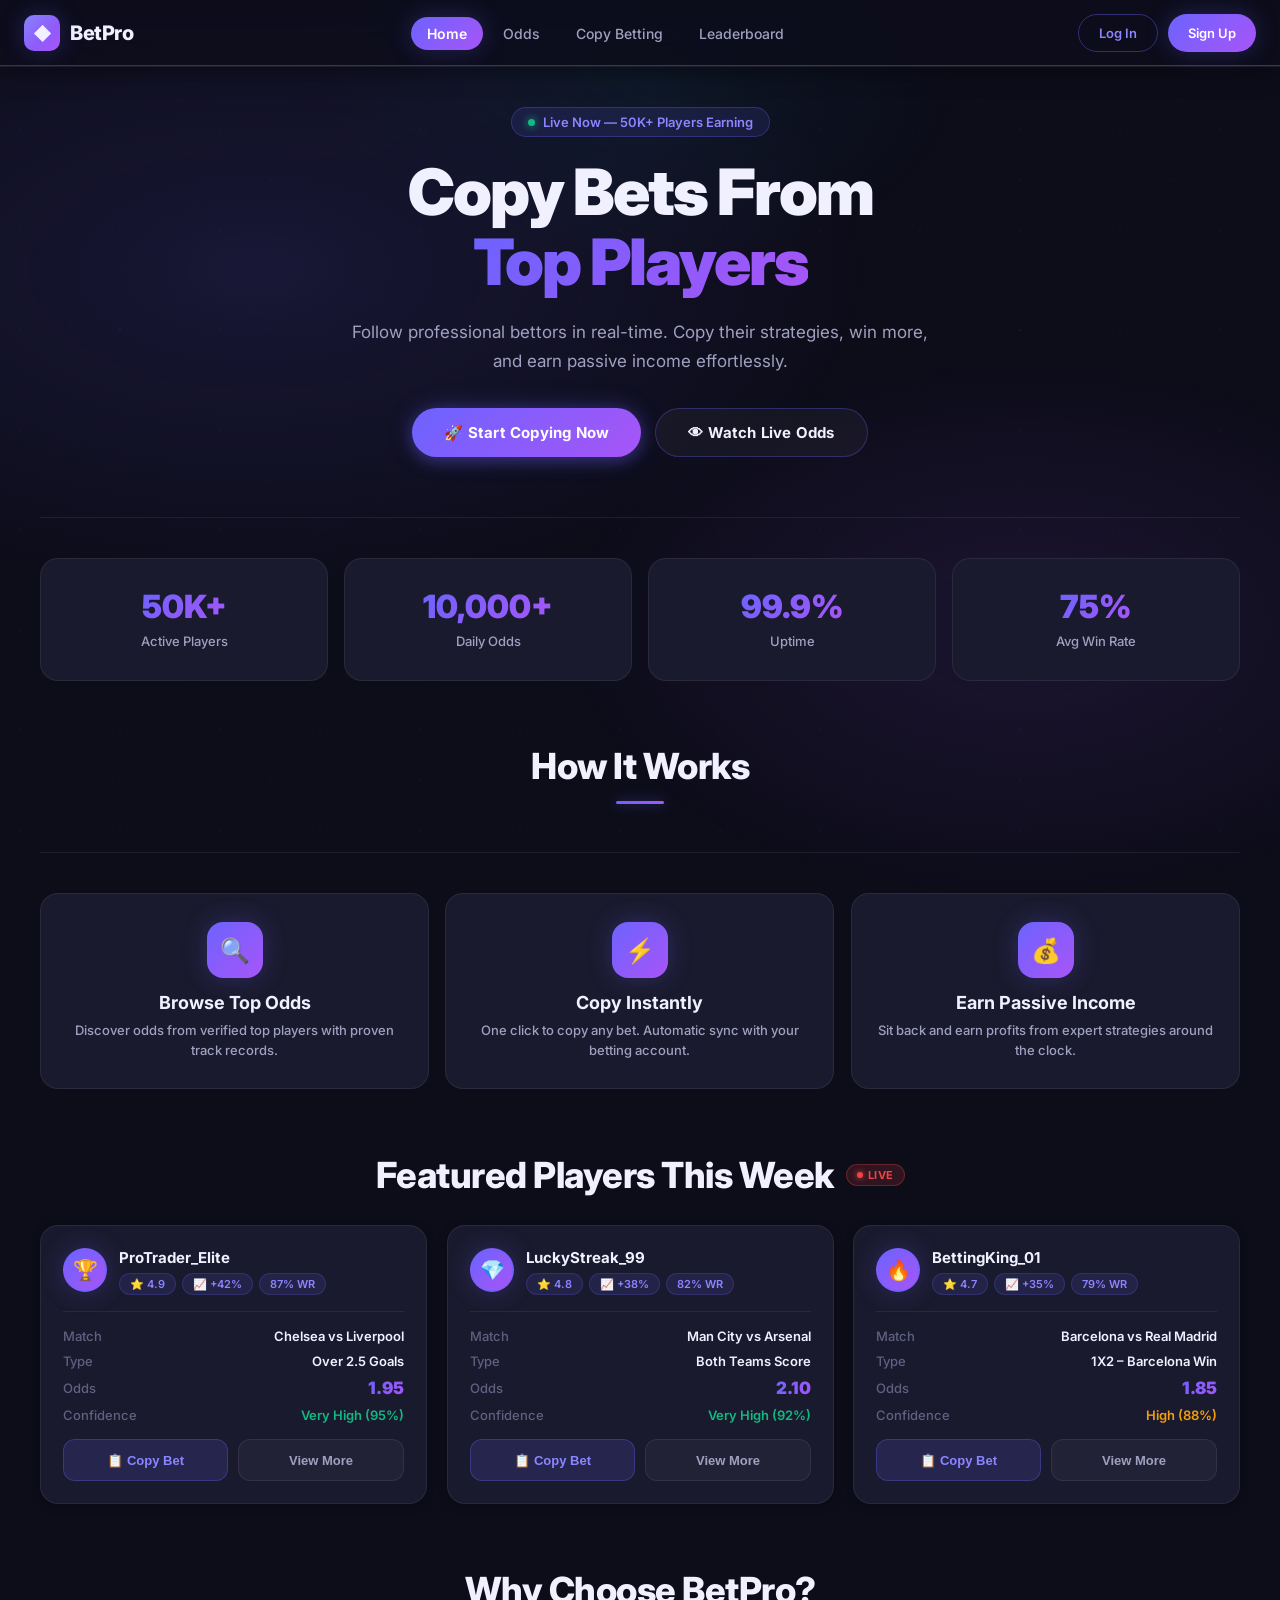
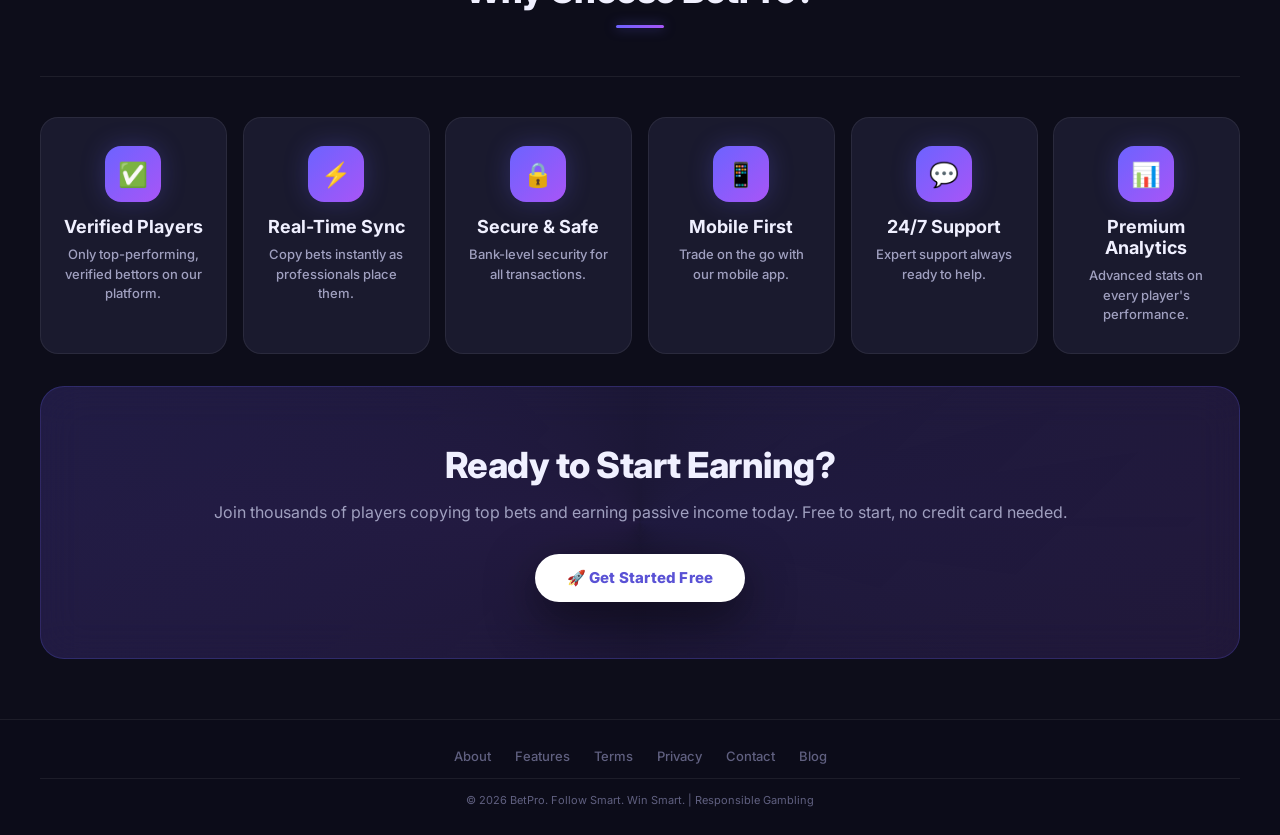
<file: index.html>
<!doctype html>
<html lang="en">
  <head>
    <meta charset="UTF-8" />
    <meta name="viewport" content="width=device-width, initial-scale=1.0" />
    <title>BetPro - Copy Trading Platform | Top Odds & Expert Bets</title>
    <meta name="description" content="Copy bets from top professional players. Real-time odds, proven strategies, and passive income." />
    <link rel="preconnect" href="https://fonts.googleapis.com" />
    <link rel="preconnect" href="https://fonts.gstatic.com" crossorigin />
    <link href="https://fonts.googleapis.com/css2?family=Inter:wght@400;500;600;700;800;900&display=swap" rel="stylesheet" />
    <link rel="stylesheet" href="css/styles.css" />
  </head>
  <body>
    <header>
      <a href="index.html" class="logo">
        <div class="logo-icon">◆</div>
        <span>BetPro</span>
      </a>
      <nav>
        <a href="index.html" class="active">Home</a>
        <a href="odds.html">Odds</a>
        <a href="copy-betting.html">Copy Betting</a>
        <a href="leaderboard.html">Leaderboard</a>
      </nav>
      <div class="nav-buttons">
        <a href="login.html" class="btn-login">Log In</a>
        <a href="signup.html" class="btn-signup">Sign Up</a>
      </div>
    </header>

    <main>
      <div class="container max-width">

        <!-- HERO SECTION -->
        <div class="hero-badge">
          <span class="hero-badge-dot"></span>
          Live Now — 50K+ Players Earning
        </div>

        <h1>
          Copy Bets From<br />
          <span class="highlight">Top Players</span>
        </h1>

        <p class="subtitle">
          Follow professional bettors in real-time. Copy their strategies,
          win more, and earn passive income effortlessly.
        </p>

        <div class="cta-container">
          <a href="signup.html" class="btn btn-primary">
            🚀 Start Copying Now
          </a>
          <a href="odds.html" class="btn btn-secondary">
            👁 Watch Live Odds
          </a>
        </div>

        <!-- STATS ROW -->
        <div class="features">
          <div class="feature">
            <div class="feature-number" data-count="50000" data-suffix="K+">50K+</div>
            <div class="feature-text">Active Players</div>
          </div>
          <div class="feature">
            <div class="feature-number" data-count="10000" data-suffix="+">10,000+</div>
            <div class="feature-text">Daily Odds</div>
          </div>
          <div class="feature">
            <div class="feature-number">99.9%</div>
            <div class="feature-text">Uptime</div>
          </div>
          <div class="feature">
            <div class="feature-number" data-count="75" data-suffix="%">75%</div>
            <div class="feature-text">Avg Win Rate</div>
          </div>
        </div>

        <!-- HOW IT WORKS -->
        <section class="section reveal">
          <h2 class="section-title">How It Works</h2>
          <div class="features">
            <div class="feature">
              <div class="feature-icon">🔍</div>
              <h3>Browse Top Odds</h3>
              <p class="feature-text">Discover odds from verified top players with proven track records.</p>
            </div>
            <div class="feature">
              <div class="feature-icon">⚡</div>
              <h3>Copy Instantly</h3>
              <p class="feature-text">One click to copy any bet. Automatic sync with your betting account.</p>
            </div>
            <div class="feature">
              <div class="feature-icon">💰</div>
              <h3>Earn Passive Income</h3>
              <p class="feature-text">Sit back and earn profits from expert strategies around the clock.</p>
            </div>
          </div>
        </section>

        <!-- FEATURED PLAYERS -->
        <section class="section reveal">
          <div style="display:flex; align-items:center; justify-content:center; gap:12px; margin-bottom:28px; flex-wrap:wrap;">
            <h2 style="margin-bottom:0">Featured Players This Week</h2>
            <span class="live-badge">Live</span>
          </div>

          <div class="odds-grid">
            <div class="odds-card">
              <div class="odds-header">
                <div class="player-avatar">🏆</div>
                <div class="player-info">
                  <div class="player-name">ProTrader_Elite</div>
                  <div class="player-stats">
                    <span class="stat-badge">⭐ 4.9</span>
                    <span class="stat-badge">📈 +42%</span>
                    <span class="stat-badge">87% WR</span>
                  </div>
                </div>
              </div>
              <div class="odds-details">
                <div class="detail-row">
                  <span class="detail-label">Match</span>
                  <span class="detail-value">Chelsea vs Liverpool</span>
                </div>
                <div class="detail-row">
                  <span class="detail-label">Type</span>
                  <span class="detail-value">Over 2.5 Goals</span>
                </div>
                <div class="detail-row">
                  <span class="detail-label">Odds</span>
                  <span class="detail-value odds-highlight">1.95</span>
                </div>
                <div class="detail-row">
                  <span class="detail-label">Confidence</span>
                  <span class="detail-value text-success">Very High (95%)</span>
                </div>
              </div>
              <div class="odds-actions">
                <button type="button" class="copy-btn" onclick="copyBet(this)">📋 Copy Bet</button>
                <button type="button" class="view-btn">View More</button>
              </div>
            </div>

            <div class="odds-card">
              <div class="odds-header">
                <div class="player-avatar">💎</div>
                <div class="player-info">
                  <div class="player-name">LuckyStreak_99</div>
                  <div class="player-stats">
                    <span class="stat-badge">⭐ 4.8</span>
                    <span class="stat-badge">📈 +38%</span>
                    <span class="stat-badge">82% WR</span>
                  </div>
                </div>
              </div>
              <div class="odds-details">
                <div class="detail-row">
                  <span class="detail-label">Match</span>
                  <span class="detail-value">Man City vs Arsenal</span>
                </div>
                <div class="detail-row">
                  <span class="detail-label">Type</span>
                  <span class="detail-value">Both Teams Score</span>
                </div>
                <div class="detail-row">
                  <span class="detail-label">Odds</span>
                  <span class="detail-value odds-highlight">2.10</span>
                </div>
                <div class="detail-row">
                  <span class="detail-label">Confidence</span>
                  <span class="detail-value text-success">Very High (92%)</span>
                </div>
              </div>
              <div class="odds-actions">
                <button type="button" class="copy-btn" onclick="copyBet(this)">📋 Copy Bet</button>
                <button type="button" class="view-btn">View More</button>
              </div>
            </div>

            <div class="odds-card">
              <div class="odds-header">
                <div class="player-avatar">🔥</div>
                <div class="player-info">
                  <div class="player-name">BettingKing_01</div>
                  <div class="player-stats">
                    <span class="stat-badge">⭐ 4.7</span>
                    <span class="stat-badge">📈 +35%</span>
                    <span class="stat-badge">79% WR</span>
                  </div>
                </div>
              </div>
              <div class="odds-details">
                <div class="detail-row">
                  <span class="detail-label">Match</span>
                  <span class="detail-value">Barcelona vs Real Madrid</span>
                </div>
                <div class="detail-row">
                  <span class="detail-label">Type</span>
                  <span class="detail-value">1X2 – Barcelona Win</span>
                </div>
                <div class="detail-row">
                  <span class="detail-label">Odds</span>
                  <span class="detail-value odds-highlight">1.85</span>
                </div>
                <div class="detail-row">
                  <span class="detail-label">Confidence</span>
                  <span class="detail-value text-warning">High (88%)</span>
                </div>
              </div>
              <div class="odds-actions">
                <button type="button" class="copy-btn" onclick="copyBet(this)">📋 Copy Bet</button>
                <button type="button" class="view-btn">View More</button>
              </div>
            </div>
          </div>
        </section>

        <!-- WHY BETPRO -->
        <section class="section reveal">
          <h2 class="section-title">Why Choose BetPro?</h2>
          <div class="features">
            <div class="feature">
              <div class="feature-icon">✅</div>
              <h3>Verified Players</h3>
              <p class="feature-text">Only top-performing, verified bettors on our platform.</p>
            </div>
            <div class="feature">
              <div class="feature-icon">⚡</div>
              <h3>Real-Time Sync</h3>
              <p class="feature-text">Copy bets instantly as professionals place them.</p>
            </div>
            <div class="feature">
              <div class="feature-icon">🔒</div>
              <h3>Secure & Safe</h3>
              <p class="feature-text">Bank-level security for all transactions.</p>
            </div>
            <div class="feature">
              <div class="feature-icon">📱</div>
              <h3>Mobile First</h3>
              <p class="feature-text">Trade on the go with our mobile app.</p>
            </div>
            <div class="feature">
              <div class="feature-icon">💬</div>
              <h3>24/7 Support</h3>
              <p class="feature-text">Expert support always ready to help.</p>
            </div>
            <div class="feature">
              <div class="feature-icon">📊</div>
              <h3>Premium Analytics</h3>
              <p class="feature-text">Advanced stats on every player's performance.</p>
            </div>
          </div>
        </section>

        <!-- CTA SECTION -->
        <section class="section mt-30 cta-section reveal">
          <h2>Ready to Start Earning?</h2>
          <p>Join thousands of players copying top bets and earning passive income today. Free to start, no credit card needed.</p>
          <a href="signup.html" class="btn btn-on-gradient">
            🚀 Get Started Free
          </a>
        </section>

      </div>
    </main>

    <footer>
      <div class="footer-content">
        <div class="footer-links">
          <a href="about.html">About</a>
          <a href="features.html">Features</a>
          <a href="#terms">Terms</a>
          <a href="#privacy">Privacy</a>
          <a href="#contact">Contact</a>
          <a href="#blog">Blog</a>
        </div>
        <div class="footer-bottom">© 2026 BetPro. Follow Smart. Win Smart. | Responsible Gambling</div>
      </div>
    </footer>

    <script>
      // Scroll reveal
      const revealEls = document.querySelectorAll('.reveal');
      const observer = new IntersectionObserver((entries) => {
        entries.forEach((entry, i) => {
          if (entry.isIntersecting) {
            setTimeout(() => entry.target.classList.add('visible'), i * 80);
            observer.unobserve(entry.target);
          }
        });
      }, { threshold: 0.1 });
      revealEls.forEach(el => observer.observe(el));

      // Copy bet interaction
      function copyBet(btn) {
        const original = btn.innerHTML;
        btn.innerHTML = '✅ Copied!';
        btn.style.background = 'linear-gradient(135deg, #10b981, #06b6d4)';
        btn.style.color = 'white';
        btn.style.borderColor = 'transparent';
        showToast('Bet copied successfully!', 'success');
        setTimeout(() => {
          btn.innerHTML = original;
          btn.style.background = '';
          btn.style.color = '';
          btn.style.borderColor = '';
        }, 2000);
      }

      // Toast notification
      function showToast(msg, type = 'success') {
        const t = document.createElement('div');
        t.className = `toast ${type}`;
        t.innerHTML = `<span>${type === 'success' ? '✅' : '❌'}</span> ${msg}`;
        document.body.appendChild(t);
        setTimeout(() => {
          t.style.opacity = '0';
          t.style.transform = 'translateX(20px)';
          t.style.transition = 'all 0.3s ease';
          setTimeout(() => t.remove(), 300);
        }, 2500);
      }
    </script>
  </body>
</html>
</file>
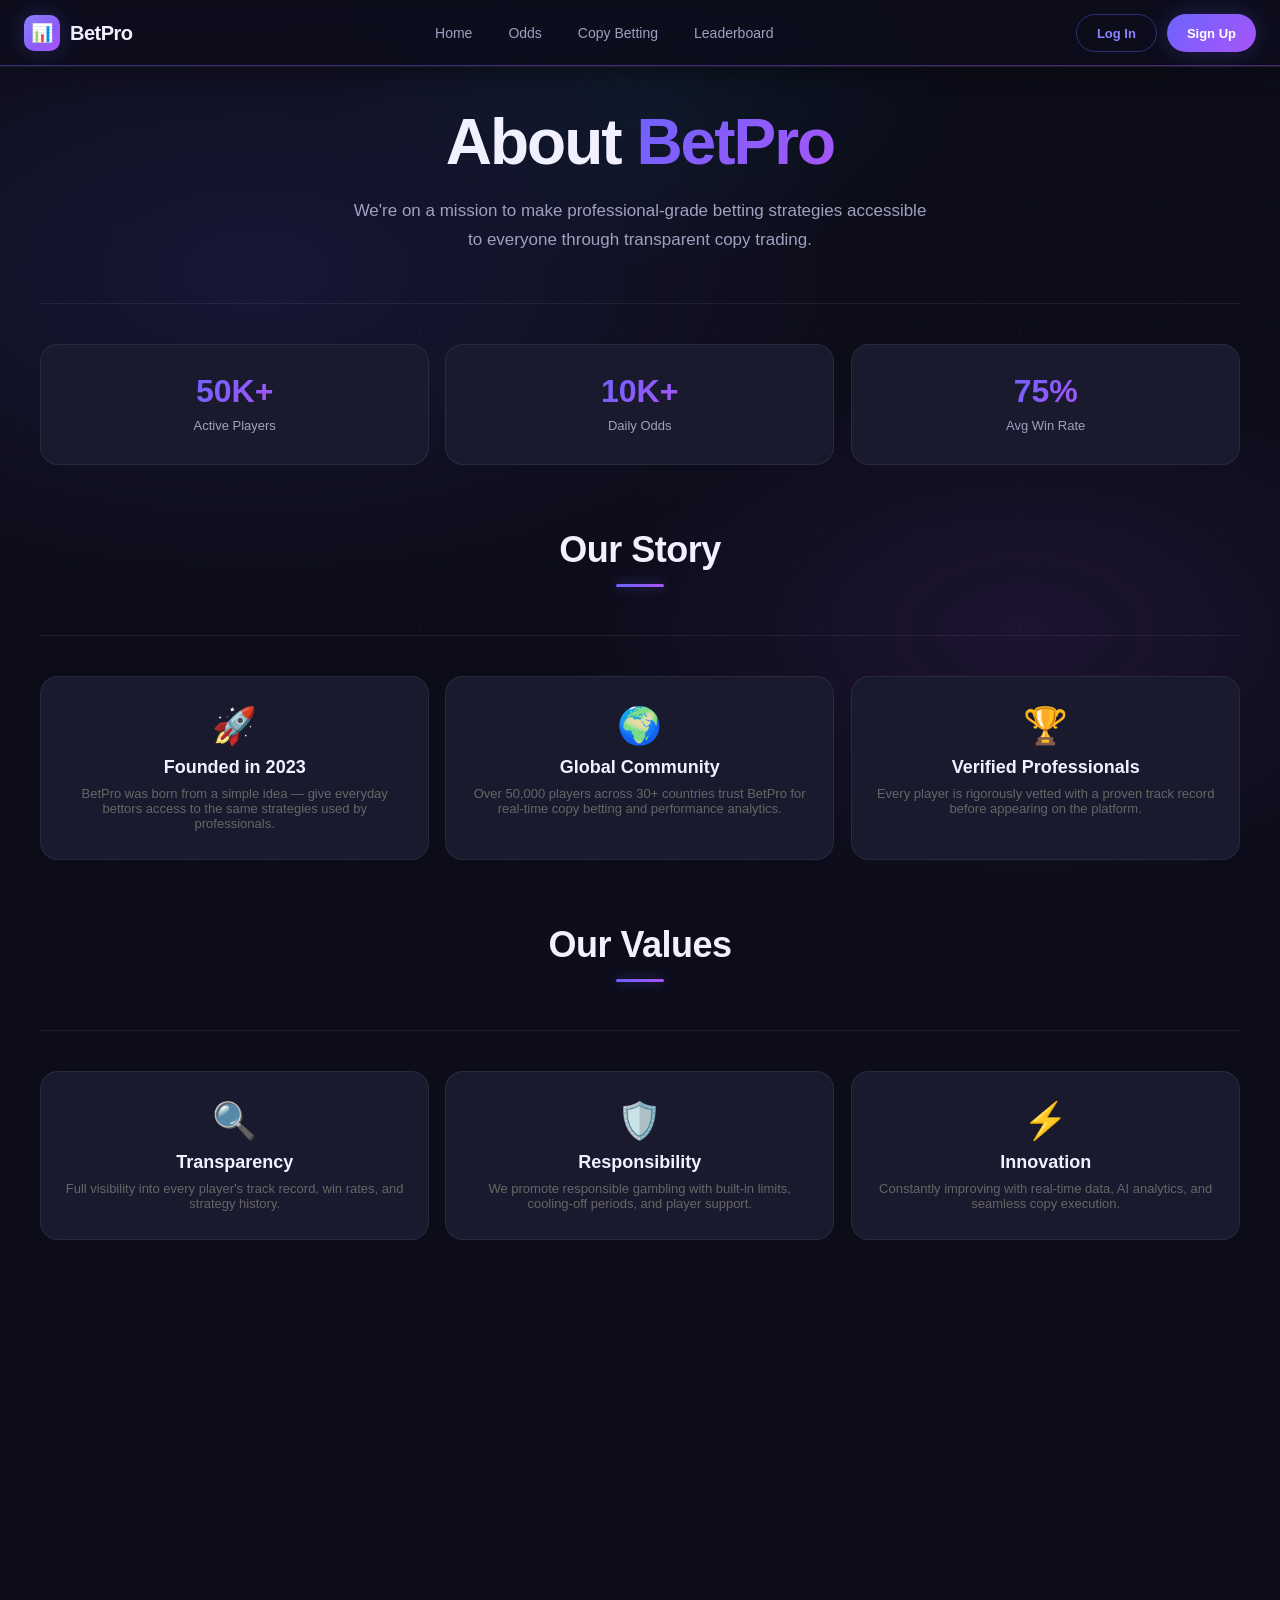
<file: about.html>
<!DOCTYPE html>
<html lang="en">
  <head>
    <meta charset="UTF-8" />
    <meta name="viewport" content="width=device-width, initial-scale=1.0" />
    <title>About Us | BetPro - Copy Trading Platform</title>
    <meta name="description" content="Learn about BetPro — the platform connecting bettors with top professionals for smarter, passive income betting." />
    <link rel="stylesheet" href="css/styles.css" />
  </head>
  <body>
    <header>
      <a href="index.html" class="logo">
        <div class="logo-icon">📊</div><span>BetPro</span>
      </a>
      <nav>
        <a href="index.html">Home</a>
        <a href="odds.html">Odds</a>
        <a href="copy-betting.html">Copy Betting</a>
        <a href="leaderboard.html">Leaderboard</a>
      </nav>
      <div class="nav-buttons">
        <a href="login.html" class="btn-login">Log In</a>
        <a href="signup.html" class="btn-signup">Sign Up</a>
      </div>
    </header>
    <main>
      <div class="container max-width">
        <h1>About <span class="highlight">BetPro</span></h1>
        <p class="subtitle">We're on a mission to make professional-grade betting strategies accessible to everyone through transparent copy trading.</p>

        <div class="features">
          <div class="feature">
            <div class="feature-number">50K+</div>
            <div class="feature-text">Active Players</div>
          </div>
          <div class="feature">
            <div class="feature-number">10K+</div>
            <div class="feature-text">Daily Odds</div>
          </div>
          <div class="feature">
            <div class="feature-number">75%</div>
            <div class="feature-text">Avg Win Rate</div>
          </div>
        </div>

        <section class="section">
          <h2 class="section-title">Our Story</h2>
          <div class="features">
            <div class="feature">
              <div style="font-size: 36px; margin-bottom: 10px;">🚀</div>
              <h3>Founded in 2023</h3>
              <p style="font-size: 13px; color: #666; margin-top: 8px;">BetPro was born from a simple idea — give everyday bettors access to the same strategies used by professionals.</p>
            </div>
            <div class="feature">
              <div style="font-size: 36px; margin-bottom: 10px;">🌍</div>
              <h3>Global Community</h3>
              <p style="font-size: 13px; color: #666; margin-top: 8px;">Over 50,000 players across 30+ countries trust BetPro for real-time copy betting and performance analytics.</p>
            </div>
            <div class="feature">
              <div style="font-size: 36px; margin-bottom: 10px;">🏆</div>
              <h3>Verified Professionals</h3>
              <p style="font-size: 13px; color: #666; margin-top: 8px;">Every player is rigorously vetted with a proven track record before appearing on the platform.</p>
            </div>
          </div>
        </section>

        <section class="section">
          <h2 class="section-title">Our Values</h2>
          <div class="features">
            <div class="feature">
              <div style="font-size: 36px; margin-bottom: 10px;">🔍</div>
              <h3>Transparency</h3>
              <p style="font-size: 13px; color: #666; margin-top: 8px;">Full visibility into every player's track record, win rates, and strategy history.</p>
            </div>
            <div class="feature">
              <div style="font-size: 36px; margin-bottom: 10px;">🛡️</div>
              <h3>Responsibility</h3>
              <p style="font-size: 13px; color: #666; margin-top: 8px;">We promote responsible gambling with built-in limits, cooling-off periods, and player support.</p>
            </div>
            <div class="feature">
              <div style="font-size: 36px; margin-bottom: 10px;">⚡</div>
              <h3>Innovation</h3>
              <p style="font-size: 13px; color: #666; margin-top: 8px;">Constantly improving with real-time data, AI analytics, and seamless copy execution.</p>
            </div>
          </div>
        </section>

        <section class="section cta-section">
          <h2>Join BetPro Today</h2>
          <p>Start copying top players and earning passive income in minutes.</p>
          <button type="button" class="btn btn-primary btn-on-gradient">Get Started Free</button>
        </section>
      </div>
    </main>
    <footer>
      <div class="footer-content">
        <div class="footer-links">
          <a href="about.html">About</a>
          <a href="features.html">Features</a>
          <a href="#terms">Terms</a>
          <a href="#privacy">Privacy</a>
          <a href="#contact">Contact</a>
          <a href="#blog">Blog</a>
        </div>
        <div class="footer-bottom">© 2026 BetPro. Follow Smart. Win Smart. | Responsible Gambling</div>
      </div>
    </footer>
  </body>
</html>
</file>
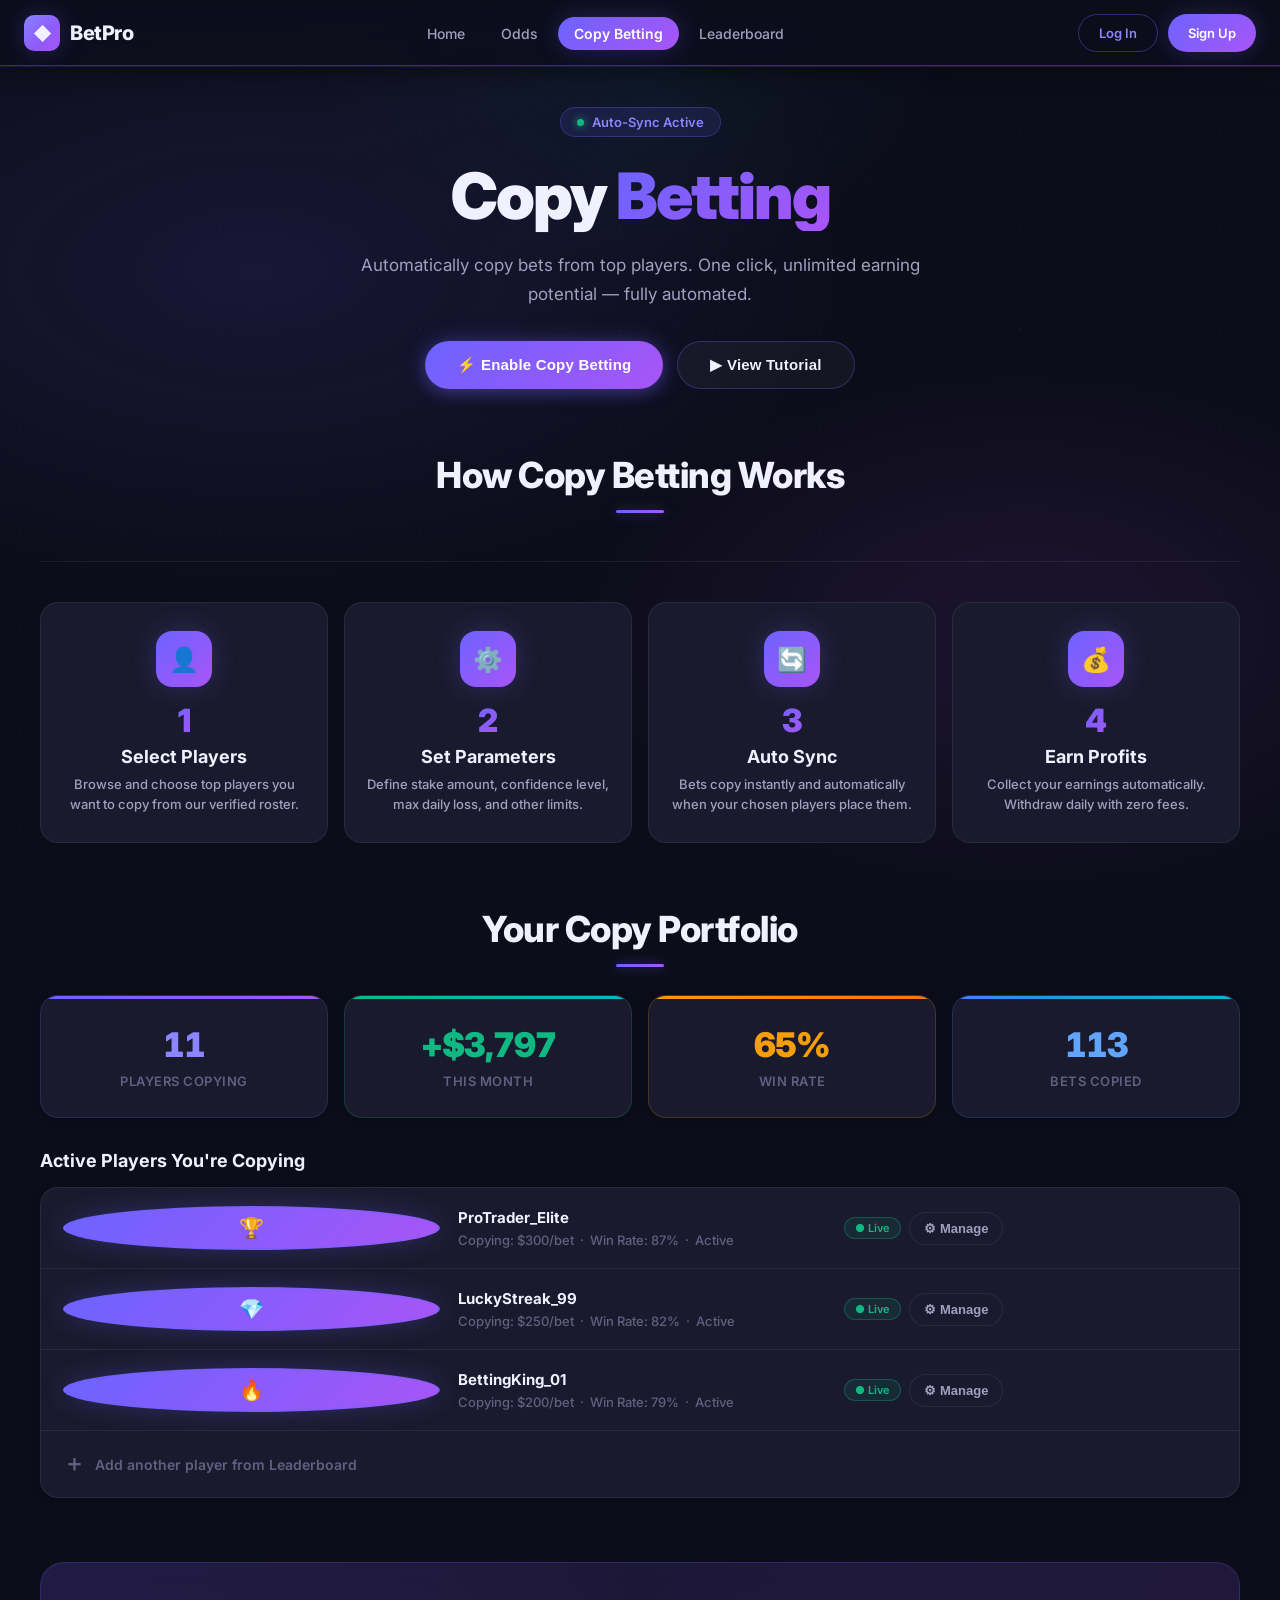
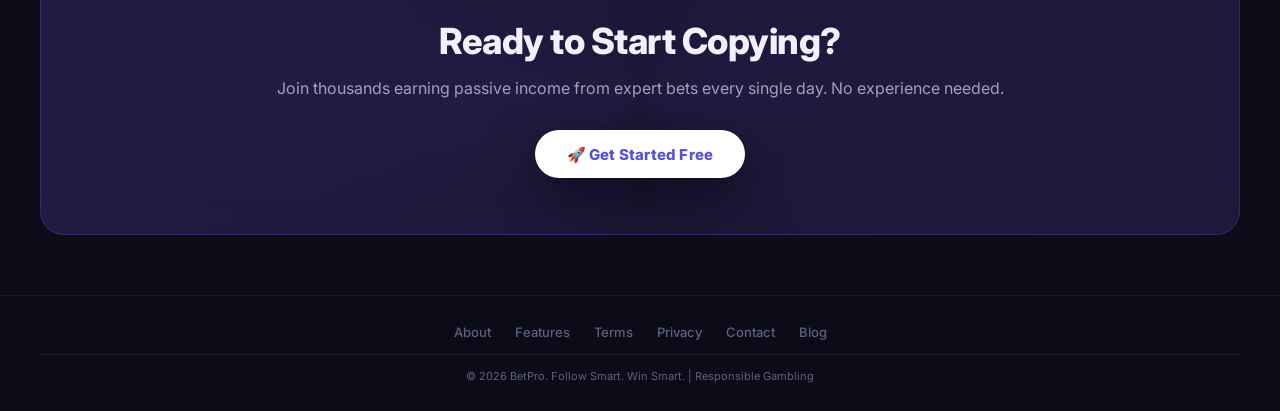
<file: copy-betting.html>
<!doctype html>
<html lang="en">
  <head>
    <meta charset="UTF-8" />
    <meta name="viewport" content="width=device-width, initial-scale=1.0" />
    <title>Copy Betting | BetPro - Automated Betting Strategy</title>
    <meta name="description" content="Automatically copy bets from top-performing players on BetPro. One click, unlimited earning potential." />
    <link rel="preconnect" href="https://fonts.googleapis.com" />
    <link rel="preconnect" href="https://fonts.gstatic.com" crossorigin />
    <link href="https://fonts.googleapis.com/css2?family=Inter:wght@400;500;600;700;800;900&display=swap" rel="stylesheet" />
    <link rel="stylesheet" href="css/styles.css" />
  </head>
  <body>
    <header>
      <a href="index.html" class="logo">
        <div class="logo-icon">◆</div>
        <span>BetPro</span>
      </a>
      <nav>
        <a href="index.html">Home</a>
        <a href="odds.html">Odds</a>
        <a href="copy-betting.html" class="active">Copy Betting</a>
        <a href="leaderboard.html">Leaderboard</a>
      </nav>
      <div class="nav-buttons">
        <a href="login.html" class="btn-login">Log In</a>
        <a href="signup.html" class="btn-signup">Sign Up</a>
      </div>
    </header>

    <main>
      <div class="container max-width">

        <div style="text-align:center; margin-bottom:8px;">
          <div class="hero-badge" style="display:inline-flex; margin-bottom:16px;">
            <span class="hero-badge-dot"></span>
            Auto-Sync Active
          </div>
        </div>

        <h1>Copy <span class="highlight">Betting</span></h1>
        <p class="subtitle">Automatically copy bets from top players. One click, unlimited earning potential — fully automated.</p>

        <div class="cta-container">
          <button type="button" class="btn btn-primary" onclick="enableCopy(this)">
            ⚡ Enable Copy Betting
          </button>
          <button type="button" class="btn btn-secondary">▶ View Tutorial</button>
        </div>

        <!-- How It Works -->
        <section class="section reveal">
          <h2 class="section-title">How Copy Betting Works</h2>
          <div class="features">
            <div class="feature">
              <div class="feature-icon">👤</div>
              <div class="feature-number">1</div>
              <h3>Select Players</h3>
              <p class="feature-text">Browse and choose top players you want to copy from our verified roster.</p>
            </div>
            <div class="feature">
              <div class="feature-icon">⚙️</div>
              <div class="feature-number">2</div>
              <h3>Set Parameters</h3>
              <p class="feature-text">Define stake amount, confidence level, max daily loss, and other limits.</p>
            </div>
            <div class="feature">
              <div class="feature-icon">🔄</div>
              <div class="feature-number">3</div>
              <h3>Auto Sync</h3>
              <p class="feature-text">Bets copy instantly and automatically when your chosen players place them.</p>
            </div>
            <div class="feature">
              <div class="feature-icon">💰</div>
              <div class="feature-number">4</div>
              <h3>Earn Profits</h3>
              <p class="feature-text">Collect your earnings automatically. Withdraw daily with zero fees.</p>
            </div>
          </div>
        </section>

        <!-- Your Copy Portfolio -->
        <section class="section reveal">
          <h2 class="section-title">Your Copy Portfolio</h2>
          <div class="portfolio-wrapper">
            <div class="stats-grid">
              <div class="stat-card stat-card-purple">
                <div class="stat-card-value" data-target="12">12</div>
                <div class="stat-card-label">Players Copying</div>
              </div>
              <div class="stat-card stat-card-green">
                <div class="stat-card-value" data-prefix="+$" data-target="4250">+$4,250</div>
                <div class="stat-card-label">This Month</div>
              </div>
              <div class="stat-card stat-card-orange">
                <div class="stat-card-value" data-target="73" data-suffix="%">73%</div>
                <div class="stat-card-label">Win Rate</div>
              </div>
              <div class="stat-card stat-card-blue">
                <div class="stat-card-value" data-target="127">127</div>
                <div class="stat-card-label">Bets Copied</div>
              </div>
            </div>

            <h3 class="portfolio-title">Active Players You're Copying</h3>

            <div class="portfolio-players">
              <div class="player-copy-row">
                <div class="player-avatar" style="flex-shrink:0; margin-right:4px;">🏆</div>
                <div style="flex:1;">
                  <div class="player-copy-name">ProTrader_Elite</div>
                  <div class="player-copy-stats">Copying: $300/bet &nbsp;·&nbsp; Win Rate: 87% &nbsp;·&nbsp; Active</div>
                </div>
                <div style="display:flex; align-items:center; gap:8px; flex-shrink:0;">
                  <span class="stat-badge" style="color:var(--success); border-color:rgba(16,185,129,0.3); background:rgba(16,185,129,0.1);">● Live</span>
                  <button type="button" class="filter-btn" style="padding:8px 14px;">⚙ Manage</button>
                </div>
              </div>

              <div class="player-copy-row">
                <div class="player-avatar" style="flex-shrink:0; margin-right:4px;">💎</div>
                <div style="flex:1;">
                  <div class="player-copy-name">LuckyStreak_99</div>
                  <div class="player-copy-stats">Copying: $250/bet &nbsp;·&nbsp; Win Rate: 82% &nbsp;·&nbsp; Active</div>
                </div>
                <div style="display:flex; align-items:center; gap:8px; flex-shrink:0;">
                  <span class="stat-badge" style="color:var(--success); border-color:rgba(16,185,129,0.3); background:rgba(16,185,129,0.1);">● Live</span>
                  <button type="button" class="filter-btn" style="padding:8px 14px;">⚙ Manage</button>
                </div>
              </div>

              <div class="player-copy-row">
                <div class="player-avatar" style="flex-shrink:0; margin-right:4px;">🔥</div>
                <div style="flex:1;">
                  <div class="player-copy-name">BettingKing_01</div>
                  <div class="player-copy-stats">Copying: $200/bet &nbsp;·&nbsp; Win Rate: 79% &nbsp;·&nbsp; Active</div>
                </div>
                <div style="display:flex; align-items:center; gap:8px; flex-shrink:0;">
                  <span class="stat-badge" style="color:var(--success); border-color:rgba(16,185,129,0.3); background:rgba(16,185,129,0.1);">● Live</span>
                  <button type="button" class="filter-btn" style="padding:8px 14px;">⚙ Manage</button>
                </div>
              </div>

              <!-- Add Player Row -->
              <div class="player-copy-row" style="justify-content:center; cursor:pointer;" onclick="window.location.href='leaderboard.html'">
                <div style="display:flex; align-items:center; gap:10px; color:var(--text-muted); font-size:14px; font-weight:600; transition:color 0.2s;">
                  <span style="font-size:22px;">＋</span>
                  Add another player from Leaderboard
                </div>
              </div>
            </div>
          </div>
        </section>

        <!-- CTA -->
        <section class="section cta-section reveal">
          <h2>Ready to Start Copying?</h2>
          <p>Join thousands earning passive income from expert bets every single day. No experience needed.</p>
          <a href="signup.html" class="btn btn-on-gradient">🚀 Get Started Free</a>
        </section>

      </div>
    </main>

    <footer>
      <div class="footer-content">
        <div class="footer-links">
          <a href="about.html">About</a>
          <a href="features.html">Features</a>
          <a href="#terms">Terms</a>
          <a href="#privacy">Privacy</a>
          <a href="#contact">Contact</a>
          <a href="#blog">Blog</a>
        </div>
        <div class="footer-bottom">© 2026 BetPro. Follow Smart. Win Smart. | Responsible Gambling</div>
      </div>
    </footer>

    <script>
      // Scroll reveal
      const revealEls = document.querySelectorAll('.reveal');
      const observer = new IntersectionObserver((entries) => {
        entries.forEach((entry, i) => {
          if (entry.isIntersecting) {
            setTimeout(() => entry.target.classList.add('visible'), i * 80);
            observer.unobserve(entry.target);
          }
        });
      }, { threshold: 0.1 });
      revealEls.forEach(el => observer.observe(el));

      // Animated counters
      function animateCount(el, target, prefix, suffix, duration = 1200) {
        let start = 0;
        const step = target / (duration / 16);
        const timer = setInterval(() => {
          start = Math.min(start + step, target);
          const formatted = Math.round(start).toLocaleString();
          el.textContent = (prefix || '') + formatted + (suffix || '');
          if (start >= target) clearInterval(timer);
        }, 16);
      }

      setTimeout(() => {
        document.querySelectorAll('[data-target]').forEach(el => {
          const target = parseInt(el.dataset.target);
          const prefix = el.dataset.prefix || '';
          const suffix = el.dataset.suffix || '';
          animateCount(el, target, prefix, suffix);
        });
      }, 600);

      function enableCopy(btn) {
        const original = btn.innerHTML;
        btn.innerHTML = '⟳ Activating...';
        btn.disabled = true;
        setTimeout(() => {
          btn.innerHTML = '✅ Copy Betting Active!';
          btn.style.background = 'linear-gradient(135deg,#10b981,#06b6d4)';
          showToast('Copy betting has been enabled!', 'success');
        }, 1200);
      }

      function showToast(msg, type) {
        const t = document.createElement('div');
        t.className = `toast ${type}`;
        t.innerHTML = `<span>${type === 'success' ? '✅' : '❌'}</span> ${msg}`;
        document.body.appendChild(t);
        setTimeout(() => {
          t.style.opacity = '0';
          t.style.transform = 'translateX(20px)';
          t.style.transition = 'all 0.3s ease';
          setTimeout(() => t.remove(), 300);
        }, 2500);
      }
    </script>
  </body>
</html>
</file>
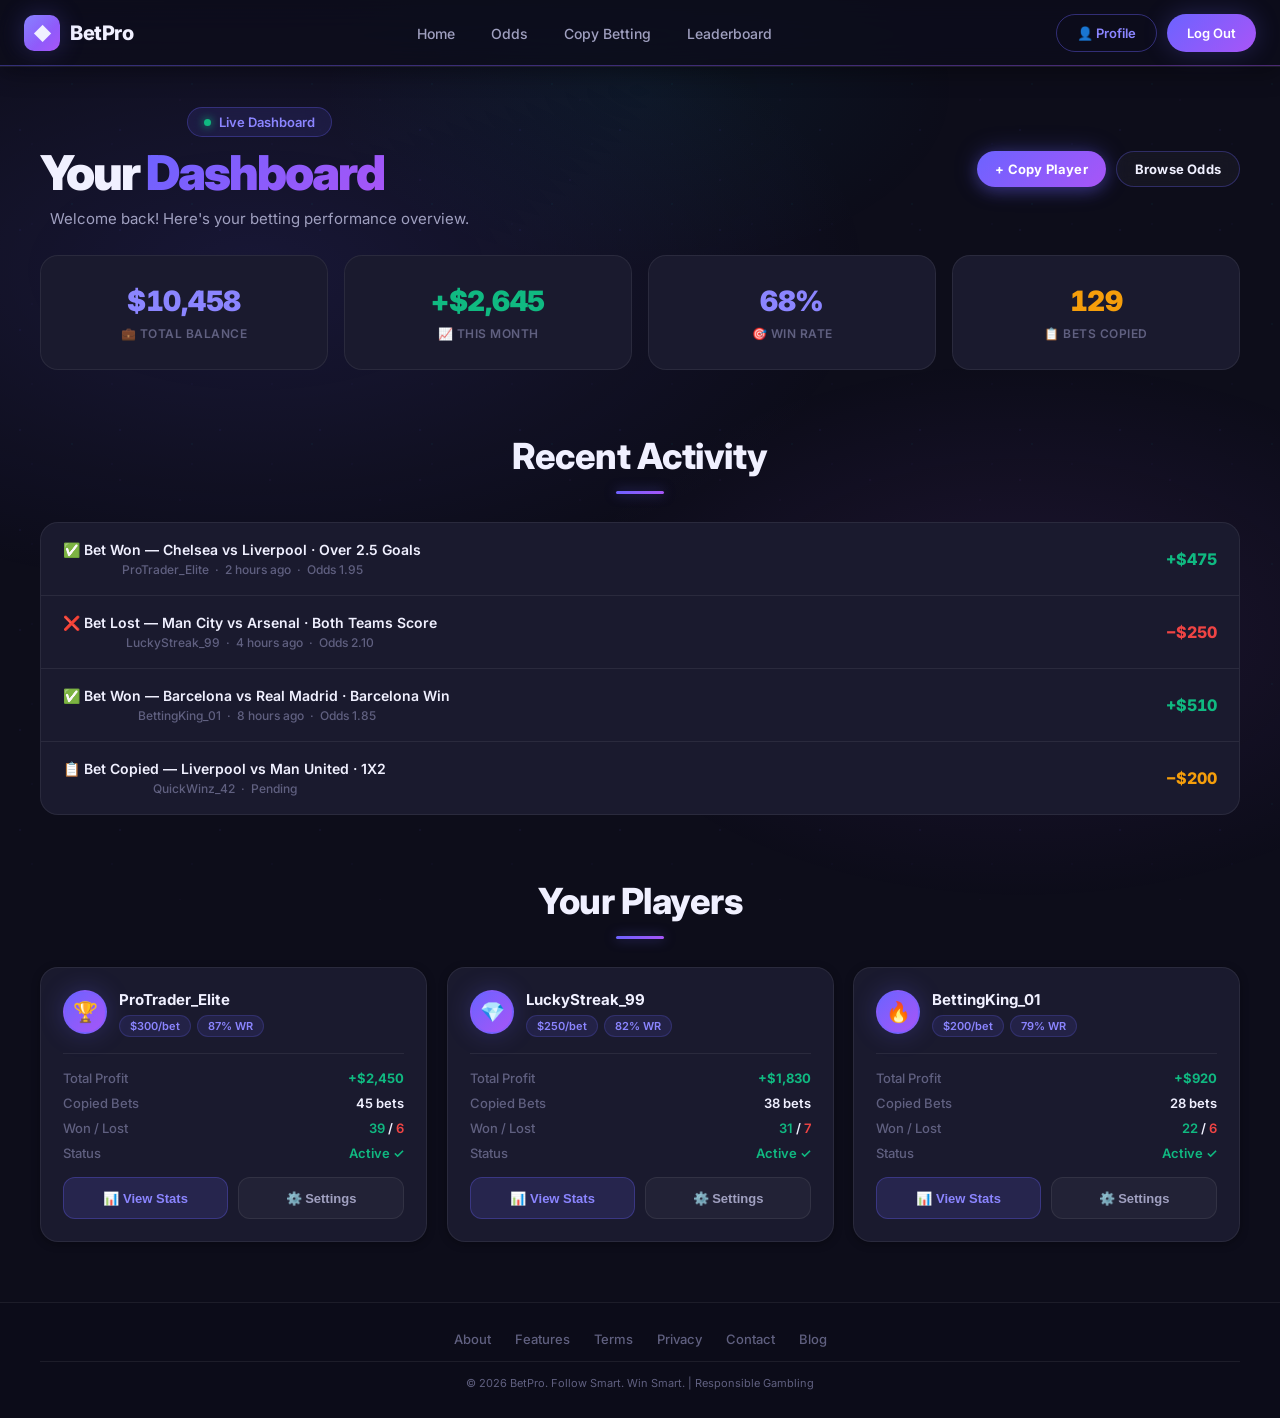
<file: dashboard.html>
<!DOCTYPE html>
<html lang="en">
  <head>
    <meta charset="UTF-8" />
    <meta name="viewport" content="width=device-width, initial-scale=1.0" />
    <title>Dashboard | BetPro</title>
    <meta name="description" content="Manage your BetPro portfolio, track performance, view recent activity, and monitor your copied players." />
    <link rel="preconnect" href="https://fonts.googleapis.com" />
    <link rel="preconnect" href="https://fonts.gstatic.com" crossorigin />
    <link href="https://fonts.googleapis.com/css2?family=Inter:wght@400;500;600;700;800;900&display=swap" rel="stylesheet" />
    <link rel="stylesheet" href="css/styles.css" />
  </head>
  <body>
    <header>
      <a href="index.html" class="logo">
        <div class="logo-icon">◆</div>
        <span>BetPro</span>
      </a>
      <nav>
        <a href="index.html">Home</a>
        <a href="odds.html">Odds</a>
        <a href="copy-betting.html">Copy Betting</a>
        <a href="leaderboard.html">Leaderboard</a>
      </nav>
      <div class="nav-buttons">
        <a href="#" class="btn-login">👤 Profile</a>
        <a href="index.html" class="btn-signup">Log Out</a>
      </div>
    </header>

    <main>
      <div class="container max-width">

        <!-- Welcome Header -->
        <div style="display:flex; align-items:center; justify-content:space-between; flex-wrap:wrap; gap:12px; margin-bottom:8px;">
          <div>
            <div class="hero-badge" style="display:inline-flex; margin-bottom:10px;">
              <span class="hero-badge-dot"></span>
              Live Dashboard
            </div>
            <h1 style="text-align:left; font-size:clamp(28px,5vw,48px); margin-bottom:6px;">
              Your <span class="highlight">Dashboard</span>
            </h1>
            <p class="subtitle" style="text-align:left; margin:0; font-size:15px;">Welcome back! Here's your betting performance overview.</p>
          </div>
          <div style="display:flex; gap:10px; flex-wrap:wrap;">
            <a href="copy-betting.html" class="btn btn-primary btn-small">+ Copy Player</a>
            <a href="odds.html" class="btn btn-secondary btn-small">Browse Odds</a>
          </div>
        </div>

        <!-- Metrics Grid -->
        <div class="metrics-grid">
          <div class="metric-card">
            <div class="metric-value text-primary" data-target="12450" data-prefix="$">$12,450</div>
            <div class="metric-label">💼 Total Balance</div>
          </div>
          <div class="metric-card">
            <div class="metric-value text-success" data-target="3200" data-prefix="+$">+$3,200</div>
            <div class="metric-label">📈 This Month</div>
          </div>
          <div class="metric-card">
            <div class="metric-value text-primary" data-target="82" data-suffix="%">82%</div>
            <div class="metric-label">🎯 Win Rate</div>
          </div>
          <div class="metric-card">
            <div class="metric-value text-warning" data-target="156">156</div>
            <div class="metric-label">📋 Bets Copied</div>
          </div>
        </div>

        <!-- Recent Activity -->
        <section class="section reveal">
          <h2 class="section-title">Recent Activity</h2>
          <div class="activity-list">
            <div class="activity-row">
              <div>
                <div class="activity-title">✅ Bet Won — Chelsea vs Liverpool · Over 2.5 Goals</div>
                <div class="activity-meta">ProTrader_Elite &nbsp;·&nbsp; 2 hours ago &nbsp;·&nbsp; Odds 1.95</div>
              </div>
              <div class="activity-amount text-success">+$475</div>
            </div>
            <div class="activity-row">
              <div>
                <div class="activity-title">❌ Bet Lost — Man City vs Arsenal · Both Teams Score</div>
                <div class="activity-meta">LuckyStreak_99 &nbsp;·&nbsp; 4 hours ago &nbsp;·&nbsp; Odds 2.10</div>
              </div>
              <div class="activity-amount text-danger">−$250</div>
            </div>
            <div class="activity-row">
              <div>
                <div class="activity-title">✅ Bet Won — Barcelona vs Real Madrid · Barcelona Win</div>
                <div class="activity-meta">BettingKing_01 &nbsp;·&nbsp; 8 hours ago &nbsp;·&nbsp; Odds 1.85</div>
              </div>
              <div class="activity-amount text-success">+$510</div>
            </div>
            <div class="activity-row">
              <div>
                <div class="activity-title">📋 Bet Copied — Liverpool vs Man United · 1X2</div>
                <div class="activity-meta">QuickWinz_42 &nbsp;·&nbsp; Pending</div>
              </div>
              <div class="activity-amount text-warning">−$200</div>
            </div>
          </div>
        </section>

        <!-- Your Players -->
        <section class="section reveal">
          <h2 class="section-title">Your Players</h2>
          <div class="odds-grid">
            <div class="odds-card">
              <div class="odds-header">
                <div class="player-avatar">🏆</div>
                <div class="player-info">
                  <div class="player-name">ProTrader_Elite</div>
                  <div class="player-stats">
                    <span class="stat-badge">$300/bet</span>
                    <span class="stat-badge">87% WR</span>
                  </div>
                </div>
              </div>
              <div class="odds-details">
                <div class="detail-row">
                  <span class="detail-label">Total Profit</span>
                  <span class="detail-value text-success font-bold">+$2,450</span>
                </div>
                <div class="detail-row">
                  <span class="detail-label">Copied Bets</span>
                  <span class="detail-value">45 bets</span>
                </div>
                <div class="detail-row">
                  <span class="detail-label">Won / Lost</span>
                  <span class="detail-value"><span class="text-success">39</span> / <span class="text-danger">6</span></span>
                </div>
                <div class="detail-row">
                  <span class="detail-label">Status</span>
                  <span class="detail-value text-success">Active ✓</span>
                </div>
              </div>
              <div class="odds-actions">
                <button type="button" class="copy-btn">📊 View Stats</button>
                <button type="button" class="view-btn">⚙️ Settings</button>
              </div>
            </div>

            <div class="odds-card">
              <div class="odds-header">
                <div class="player-avatar">💎</div>
                <div class="player-info">
                  <div class="player-name">LuckyStreak_99</div>
                  <div class="player-stats">
                    <span class="stat-badge">$250/bet</span>
                    <span class="stat-badge">82% WR</span>
                  </div>
                </div>
              </div>
              <div class="odds-details">
                <div class="detail-row">
                  <span class="detail-label">Total Profit</span>
                  <span class="detail-value text-success font-bold">+$1,830</span>
                </div>
                <div class="detail-row">
                  <span class="detail-label">Copied Bets</span>
                  <span class="detail-value">38 bets</span>
                </div>
                <div class="detail-row">
                  <span class="detail-label">Won / Lost</span>
                  <span class="detail-value"><span class="text-success">31</span> / <span class="text-danger">7</span></span>
                </div>
                <div class="detail-row">
                  <span class="detail-label">Status</span>
                  <span class="detail-value text-success">Active ✓</span>
                </div>
              </div>
              <div class="odds-actions">
                <button type="button" class="copy-btn">📊 View Stats</button>
                <button type="button" class="view-btn">⚙️ Settings</button>
              </div>
            </div>

            <div class="odds-card">
              <div class="odds-header">
                <div class="player-avatar">🔥</div>
                <div class="player-info">
                  <div class="player-name">BettingKing_01</div>
                  <div class="player-stats">
                    <span class="stat-badge">$200/bet</span>
                    <span class="stat-badge">79% WR</span>
                  </div>
                </div>
              </div>
              <div class="odds-details">
                <div class="detail-row">
                  <span class="detail-label">Total Profit</span>
                  <span class="detail-value text-success font-bold">+$920</span>
                </div>
                <div class="detail-row">
                  <span class="detail-label">Copied Bets</span>
                  <span class="detail-value">28 bets</span>
                </div>
                <div class="detail-row">
                  <span class="detail-label">Won / Lost</span>
                  <span class="detail-value"><span class="text-success">22</span> / <span class="text-danger">6</span></span>
                </div>
                <div class="detail-row">
                  <span class="detail-label">Status</span>
                  <span class="detail-value text-success">Active ✓</span>
                </div>
              </div>
              <div class="odds-actions">
                <button type="button" class="copy-btn">📊 View Stats</button>
                <button type="button" class="view-btn">⚙️ Settings</button>
              </div>
            </div>
          </div>
        </section>

      </div>
    </main>

    <footer>
      <div class="footer-content">
        <div class="footer-links">
          <a href="about.html">About</a>
          <a href="features.html">Features</a>
          <a href="#terms">Terms</a>
          <a href="#privacy">Privacy</a>
          <a href="#contact">Contact</a>
          <a href="#blog">Blog</a>
        </div>
        <div class="footer-bottom">© 2026 BetPro. Follow Smart. Win Smart. | Responsible Gambling</div>
      </div>
    </footer>

    <script>
      // Scroll reveal
      const revealEls = document.querySelectorAll('.reveal');
      const observer = new IntersectionObserver((entries) => {
        entries.forEach((entry, i) => {
          if (entry.isIntersecting) {
            setTimeout(() => entry.target.classList.add('visible'), i * 80);
            observer.unobserve(entry.target);
          }
        });
      }, { threshold: 0.1 });
      revealEls.forEach(el => observer.observe(el));

      // Animated counter
      function animateCount(el, target, prefix, suffix, duration = 1200) {
        let start = 0;
        const step = target / (duration / 16);
        const timer = setInterval(() => {
          start = Math.min(start + step, target);
          const formatted = Math.round(start).toLocaleString();
          el.textContent = (prefix || '') + formatted + (suffix || '');
          if (start >= target) clearInterval(timer);
        }, 16);
      }

      setTimeout(() => {
        document.querySelectorAll('[data-target]').forEach(el => {
          const target = parseInt(el.dataset.target);
          const prefix = el.dataset.prefix || '';
          const suffix = el.dataset.suffix || '';
          animateCount(el, target, prefix, suffix);
        });
      }, 400);
    </script>
  </body>
</html>
</file>
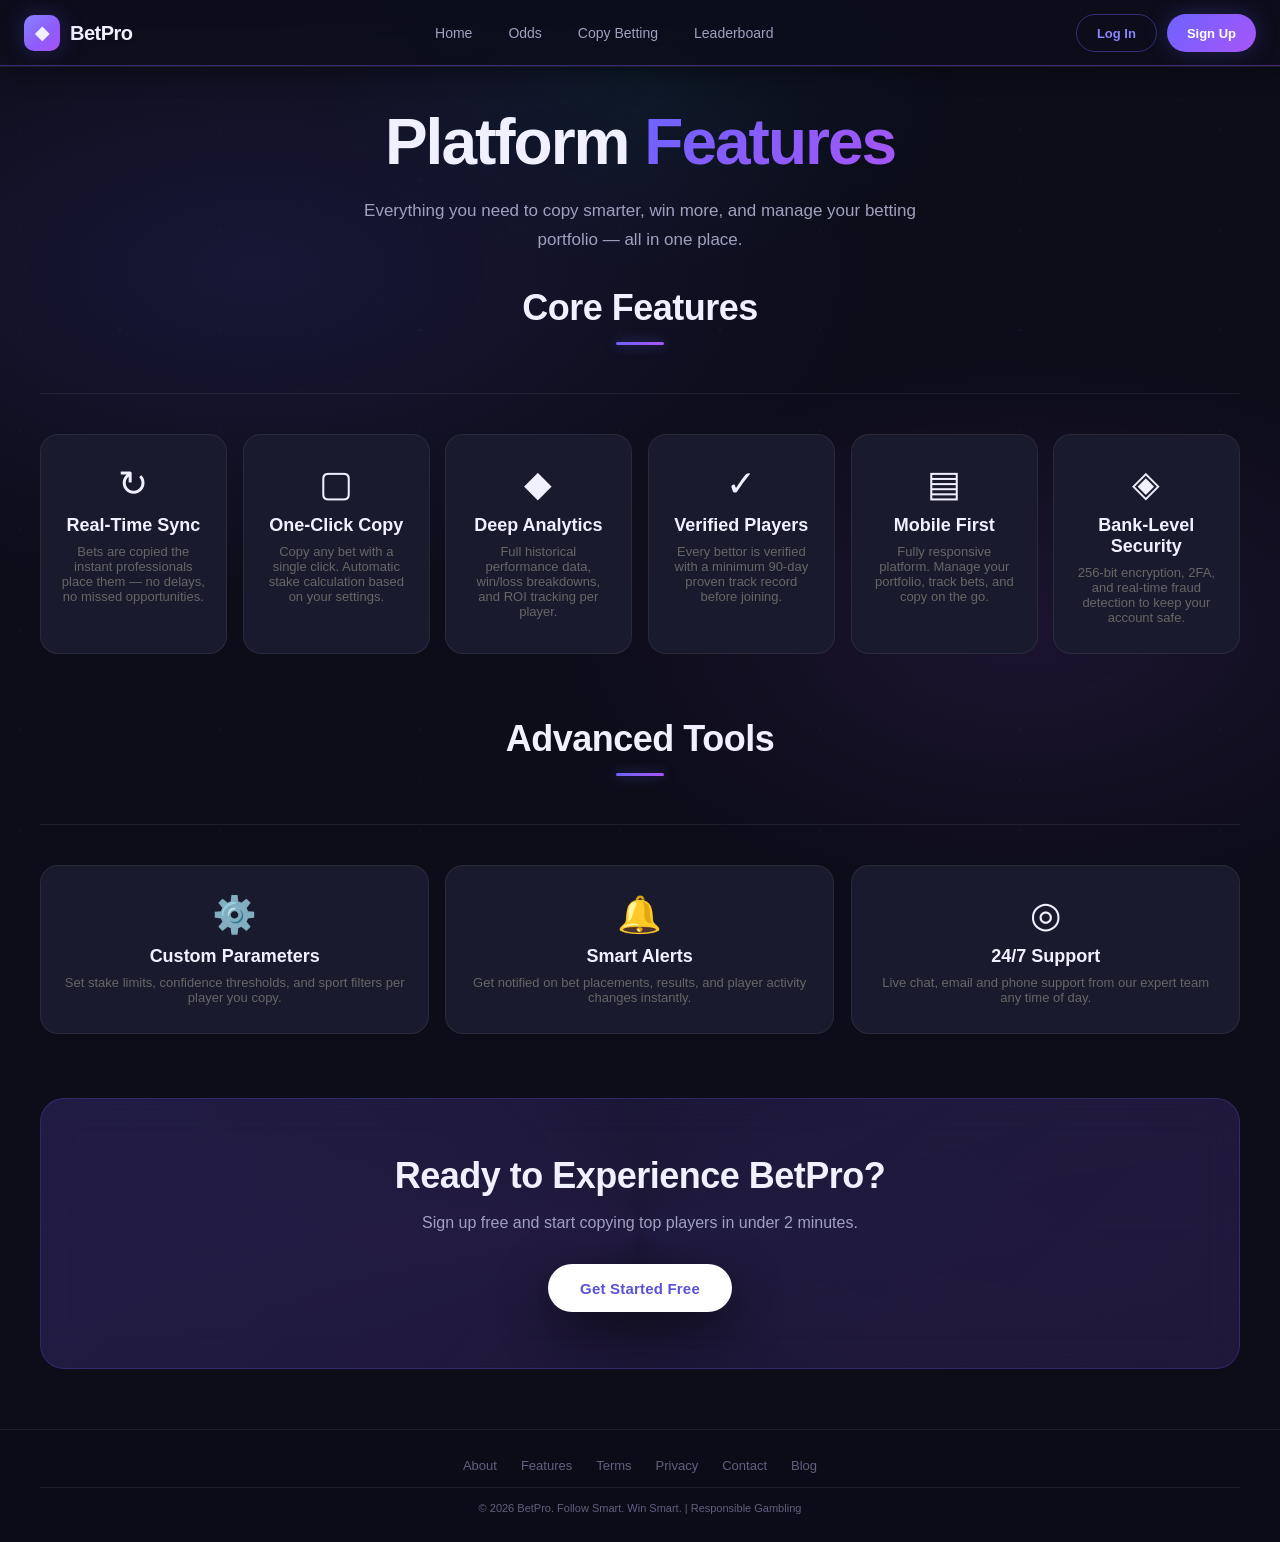
<file: features.html>
<!doctype html>
<html lang="en">
  <head>
    <meta charset="UTF-8" />
    <meta name="viewport" content="width=device-width, initial-scale=1.0" />
    <title>Features | BetPro - Platform Capabilities</title>
    <meta
      name="description"
      content="Explore BetPro's powerful features: real-time copy betting, verified player analytics, automated sync, and bank-level security."
    />
    <link rel="stylesheet" href="css/styles.css" />
  </head>
  <body>
    <header>
      <a href="index.html" class="logo">
        <div class="logo-icon">◆</div>
        <span>BetPro</span>
      </a>
      <nav>
        <a href="index.html">Home</a>
        <a href="odds.html">Odds</a>
        <a href="copy-betting.html">Copy Betting</a>
        <a href="leaderboard.html">Leaderboard</a>
      </nav>
      <div class="nav-buttons">
        <a href="login.html" class="btn-login">Log In</a>
        <a href="signup.html" class="btn-signup">Sign Up</a>
      </div>
    </header>
    <main>
      <div class="container max-width">
        <h1>Platform <span class="highlight">Features</span></h1>
        <p class="subtitle">
          Everything you need to copy smarter, win more, and manage your betting
          portfolio — all in one place.
        </p>

        <section class="section mt-30">
          <h2 class="section-title">Core Features</h2>
          <div class="features">
            <div class="feature">
              <div style="font-size: 36px; margin-bottom: 10px">↻</div>
              <h3>Real-Time Sync</h3>
              <p style="font-size: 13px; color: #666; margin-top: 8px">
                Bets are copied the instant professionals place them — no
                delays, no missed opportunities.
              </p>
            </div>
            <div class="feature">
              <div style="font-size: 36px; margin-bottom: 10px">▢</div>
              <h3>One-Click Copy</h3>
              <p style="font-size: 13px; color: #666; margin-top: 8px">
                Copy any bet with a single click. Automatic stake calculation
                based on your settings.
              </p>
            </div>
            <div class="feature">
              <div style="font-size: 36px; margin-bottom: 10px">◆</div>
              <h3>Deep Analytics</h3>
              <p style="font-size: 13px; color: #666; margin-top: 8px">
                Full historical performance data, win/loss breakdowns, and ROI
                tracking per player.
              </p>
            </div>
            <div class="feature">
              <div style="font-size: 36px; margin-bottom: 10px">✓</div>
              <h3>Verified Players</h3>
              <p style="font-size: 13px; color: #666; margin-top: 8px">
                Every bettor is verified with a minimum 90-day proven track
                record before joining.
              </p>
            </div>
            <div class="feature">
              <div style="font-size: 36px; margin-bottom: 10px">▤</div>
              <h3>Mobile First</h3>
              <p style="font-size: 13px; color: #666; margin-top: 8px">
                Fully responsive platform. Manage your portfolio, track bets,
                and copy on the go.
              </p>
            </div>
            <div class="feature">
              <div style="font-size: 36px; margin-bottom: 10px">◈</div>
              <h3>Bank-Level Security</h3>
              <p style="font-size: 13px; color: #666; margin-top: 8px">
                256-bit encryption, 2FA, and real-time fraud detection to keep
                your account safe.
              </p>
            </div>
          </div>
        </section>

        <section class="section">
          <h2 class="section-title">Advanced Tools</h2>
          <div class="features">
            <div class="feature">
              <div style="font-size: 36px; margin-bottom: 10px">⚙️</div>
              <h3>Custom Parameters</h3>
              <p style="font-size: 13px; color: #666; margin-top: 8px">
                Set stake limits, confidence thresholds, and sport filters per
                player you copy.
              </p>
            </div>
            <div class="feature">
              <div style="font-size: 36px; margin-bottom: 10px">🔔</div>
              <h3>Smart Alerts</h3>
              <p style="font-size: 13px; color: #666; margin-top: 8px">
                Get notified on bet placements, results, and player activity
                changes instantly.
              </p>
            </div>
            <div class="feature">
              <div style="font-size: 36px; margin-bottom: 10px">◎</div>
              <h3>24/7 Support</h3>
              <p style="font-size: 13px; color: #666; margin-top: 8px">
                Live chat, email and phone support from our expert team any time
                of day.
              </p>
            </div>
          </div>
        </section>

        <section class="section cta-section">
          <h2>Ready to Experience BetPro?</h2>
          <p>Sign up free and start copying top players in under 2 minutes.</p>
          <button type="button" class="btn btn-primary btn-on-gradient">
            Get Started Free
          </button>
        </section>
      </div>
    </main>
    <footer>
      <div class="footer-content">
        <div class="footer-links">
          <a href="about.html">About</a>
          <a href="features.html">Features</a>
          <a href="#terms">Terms</a>
          <a href="#privacy">Privacy</a>
          <a href="#contact">Contact</a>
          <a href="#blog">Blog</a>
        </div>
        <div class="footer-bottom">
          © 2026 BetPro. Follow Smart. Win Smart. | Responsible Gambling
        </div>
      </div>
    </footer>
  </body>
</html>
</file>
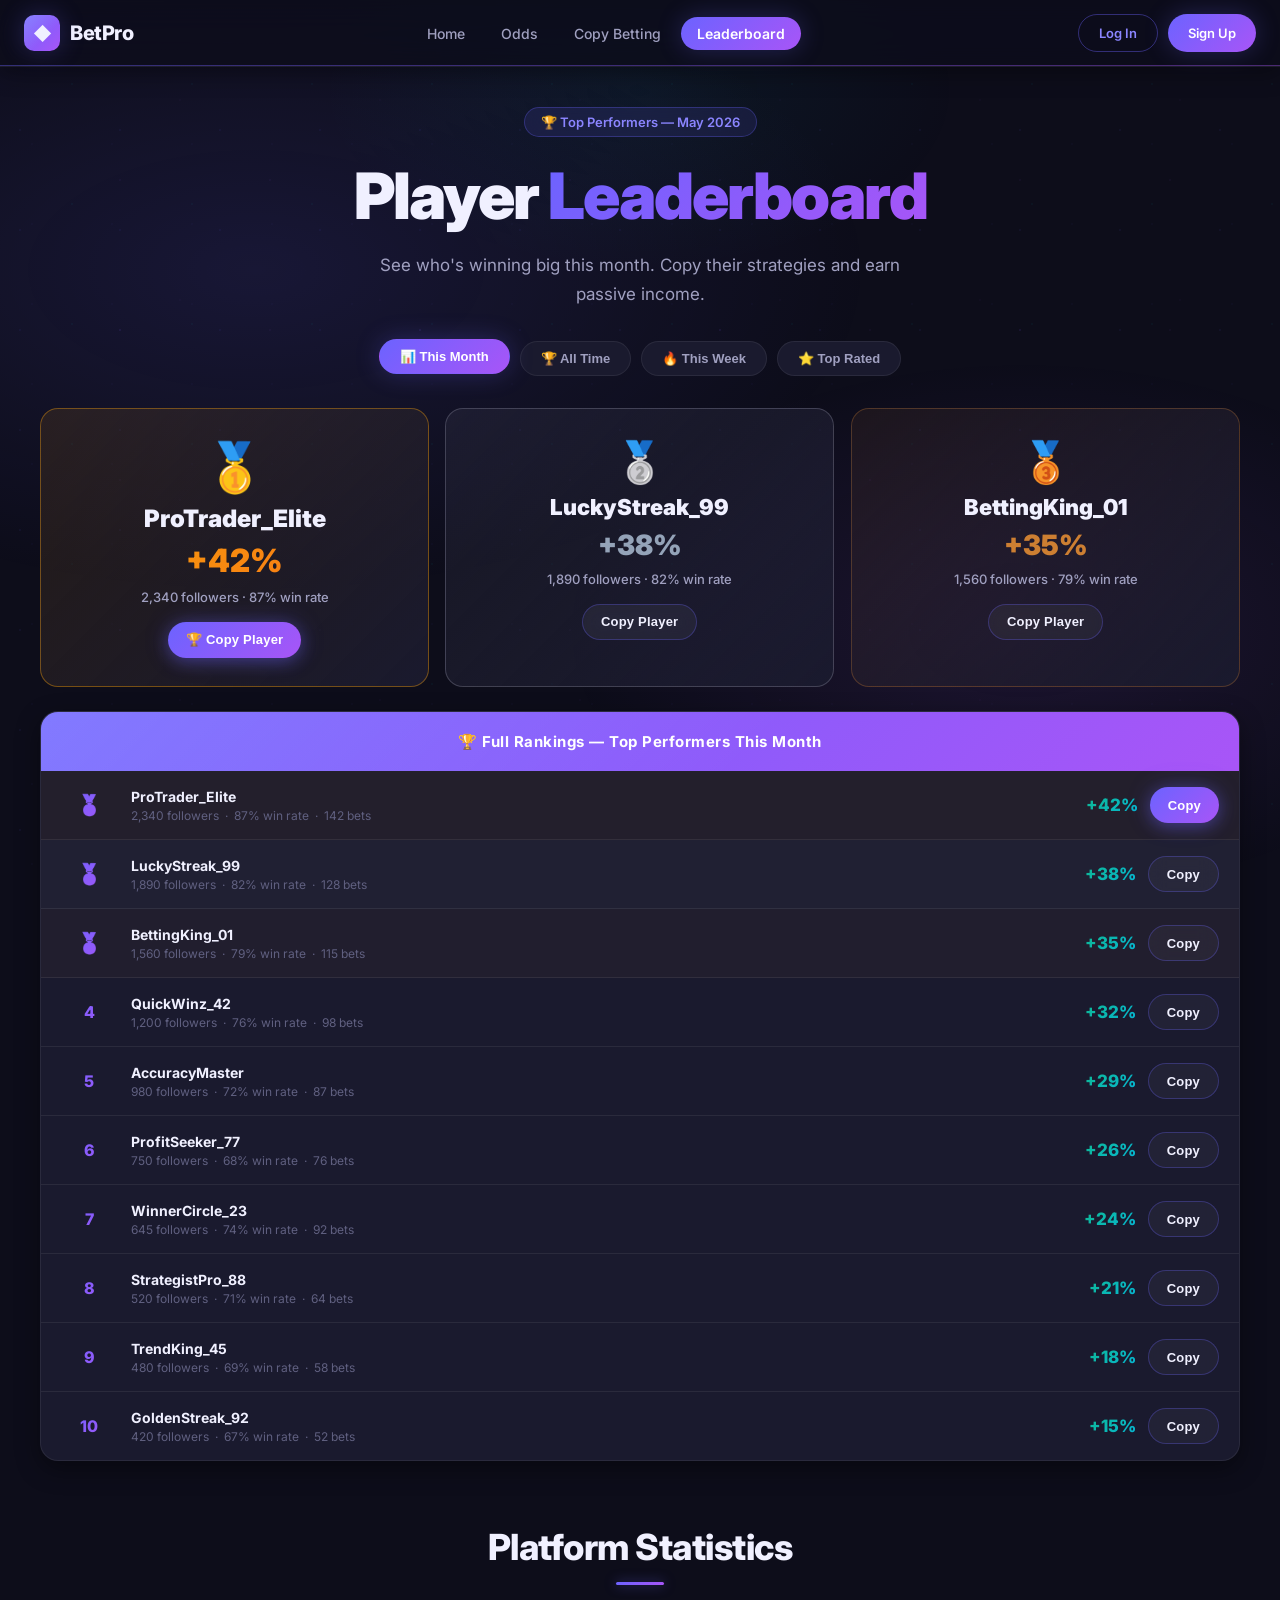
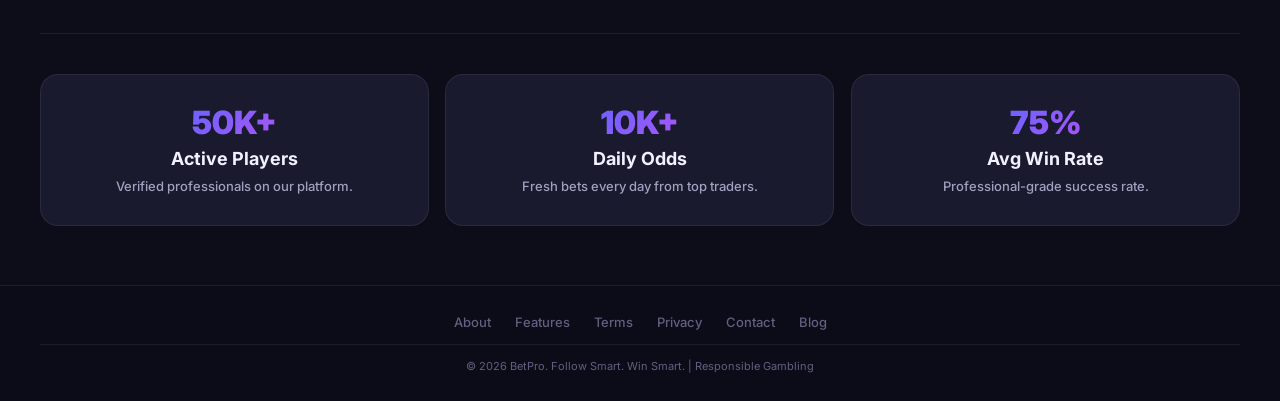
<file: leaderboard.html>
<!DOCTYPE html>
<html lang="en">
  <head>
    <meta charset="UTF-8" />
    <meta name="viewport" content="width=device-width, initial-scale=1.0" />
    <title>Leaderboard | BetPro - Top Players Rankings</title>
    <meta name="description" content="See who's winning big this month on BetPro. Copy strategies from our top-ranked players." />
    <link rel="preconnect" href="https://fonts.googleapis.com" />
    <link rel="preconnect" href="https://fonts.gstatic.com" crossorigin />
    <link href="https://fonts.googleapis.com/css2?family=Inter:wght@400;500;600;700;800;900&display=swap" rel="stylesheet" />
    <link rel="stylesheet" href="css/styles.css" />
  </head>
  <body>
    <header>
      <a href="index.html" class="logo">
        <div class="logo-icon">◆</div>
        <span>BetPro</span>
      </a>
      <nav>
        <a href="index.html">Home</a>
        <a href="odds.html">Odds</a>
        <a href="copy-betting.html">Copy Betting</a>
        <a href="leaderboard.html" class="active">Leaderboard</a>
      </nav>
      <div class="nav-buttons">
        <a href="login.html" class="btn-login">Log In</a>
        <a href="signup.html" class="btn-signup">Sign Up</a>
      </div>
    </header>

    <main>
      <div class="container max-width">

        <div style="text-align:center; margin-bottom:8px;">
          <div class="hero-badge" style="display:inline-flex; margin-bottom:16px;">
            🏆 Top Performers — May 2026
          </div>
        </div>

        <h1>Player <span class="highlight">Leaderboard</span></h1>
        <p class="subtitle">See who's winning big this month. Copy their strategies and earn passive income.</p>

        <!-- Filter Bar -->
        <div class="filter-bar">
          <button type="button" class="filter-btn active">📊 This Month</button>
          <button type="button" class="filter-btn">🏆 All Time</button>
          <button type="button" class="filter-btn">🔥 This Week</button>
          <button type="button" class="filter-btn">⭐ Top Rated</button>
        </div>

        <!-- Top 3 Podium -->
        <div style="display:grid; grid-template-columns: repeat(auto-fit, minmax(220px, 1fr)); gap:16px; margin-bottom:24px;">

          <!-- 2nd Place -->
          <div class="feature" style="order:1; border-color:rgba(160,160,180,0.3); background:linear-gradient(135deg,rgba(160,160,180,0.08),var(--bg-card));">
            <div style="font-size:40px; margin-bottom:8px;">🥈</div>
            <div style="font-size:22px; font-weight:900; margin-bottom:4px; color:var(--text-primary);">LuckyStreak_99</div>
            <div style="font-size:28px; font-weight:900; color:#94a3b8; margin:8px 0;">+38%</div>
            <div class="feature-text">1,890 followers · 82% win rate</div>
            <button type="button" class="btn btn-secondary btn-small" style="margin-top:14px;" onclick="copyPlayer(this)">Copy Player</button>
          </div>

          <!-- 1st Place -->
          <div class="feature glow-ring" style="order:0; border-color:rgba(245,158,11,0.4); background:linear-gradient(135deg,rgba(245,158,11,0.10),var(--bg-card)); transform:scale(1.04);">
            <div style="font-size:48px; margin-bottom:8px;">🥇</div>
            <div style="font-size:24px; font-weight:900; margin-bottom:4px; color:var(--text-primary);">ProTrader_Elite</div>
            <div style="font-size:32px; font-weight:900; background:linear-gradient(135deg,#f59e0b,#f97316); -webkit-background-clip:text; -webkit-text-fill-color:transparent; background-clip:text; margin:8px 0;">+42%</div>
            <div class="feature-text">2,340 followers · 87% win rate</div>
            <button type="button" class="btn btn-primary btn-small" style="margin-top:14px;" onclick="copyPlayer(this)">🏆 Copy Player</button>
          </div>

          <!-- 3rd Place -->
          <div class="feature" style="order:2; border-color:rgba(205,127,50,0.3); background:linear-gradient(135deg,rgba(205,127,50,0.08),var(--bg-card));">
            <div style="font-size:40px; margin-bottom:8px;">🥉</div>
            <div style="font-size:22px; font-weight:900; margin-bottom:4px; color:var(--text-primary);">BettingKing_01</div>
            <div style="font-size:28px; font-weight:900; color:#cd7f32; margin:8px 0;">+35%</div>
            <div class="feature-text">1,560 followers · 79% win rate</div>
            <button type="button" class="btn btn-secondary btn-small" style="margin-top:14px;" onclick="copyPlayer(this)">Copy Player</button>
          </div>
        </div>

        <!-- Full Leaderboard -->
        <div class="leaderboard">
          <div class="lb-header">🏆 Full Rankings — Top Performers This Month</div>

          <div class="lb-row">
            <div class="rank">🥇</div>
            <div class="lb-info">
              <div class="lb-name">ProTrader_Elite</div>
              <div class="lb-stats">2,340 followers &nbsp;·&nbsp; 87% win rate &nbsp;·&nbsp; 142 bets</div>
            </div>
            <div style="display:flex; align-items:center; gap:12px;">
              <div class="lb-value">+42%</div>
              <button type="button" class="btn btn-primary btn-small" onclick="copyPlayer(this)">Copy</button>
            </div>
          </div>

          <div class="lb-row">
            <div class="rank">🥈</div>
            <div class="lb-info">
              <div class="lb-name">LuckyStreak_99</div>
              <div class="lb-stats">1,890 followers &nbsp;·&nbsp; 82% win rate &nbsp;·&nbsp; 128 bets</div>
            </div>
            <div style="display:flex; align-items:center; gap:12px;">
              <div class="lb-value">+38%</div>
              <button type="button" class="btn btn-secondary btn-small" onclick="copyPlayer(this)">Copy</button>
            </div>
          </div>

          <div class="lb-row">
            <div class="rank">🥉</div>
            <div class="lb-info">
              <div class="lb-name">BettingKing_01</div>
              <div class="lb-stats">1,560 followers &nbsp;·&nbsp; 79% win rate &nbsp;·&nbsp; 115 bets</div>
            </div>
            <div style="display:flex; align-items:center; gap:12px;">
              <div class="lb-value">+35%</div>
              <button type="button" class="btn btn-secondary btn-small" onclick="copyPlayer(this)">Copy</button>
            </div>
          </div>

          <div class="lb-row">
            <div class="rank" style="font-size:16px; font-weight:800;">4</div>
            <div class="lb-info">
              <div class="lb-name">QuickWinz_42</div>
              <div class="lb-stats">1,200 followers &nbsp;·&nbsp; 76% win rate &nbsp;·&nbsp; 98 bets</div>
            </div>
            <div style="display:flex; align-items:center; gap:12px;">
              <div class="lb-value">+32%</div>
              <button type="button" class="btn btn-secondary btn-small" onclick="copyPlayer(this)">Copy</button>
            </div>
          </div>

          <div class="lb-row">
            <div class="rank" style="font-size:16px; font-weight:800;">5</div>
            <div class="lb-info">
              <div class="lb-name">AccuracyMaster</div>
              <div class="lb-stats">980 followers &nbsp;·&nbsp; 72% win rate &nbsp;·&nbsp; 87 bets</div>
            </div>
            <div style="display:flex; align-items:center; gap:12px;">
              <div class="lb-value">+29%</div>
              <button type="button" class="btn btn-secondary btn-small" onclick="copyPlayer(this)">Copy</button>
            </div>
          </div>

          <div class="lb-row">
            <div class="rank" style="font-size:16px; font-weight:800;">6</div>
            <div class="lb-info">
              <div class="lb-name">ProfitSeeker_77</div>
              <div class="lb-stats">750 followers &nbsp;·&nbsp; 68% win rate &nbsp;·&nbsp; 76 bets</div>
            </div>
            <div style="display:flex; align-items:center; gap:12px;">
              <div class="lb-value">+26%</div>
              <button type="button" class="btn btn-secondary btn-small" onclick="copyPlayer(this)">Copy</button>
            </div>
          </div>

          <div class="lb-row">
            <div class="rank" style="font-size:16px; font-weight:800;">7</div>
            <div class="lb-info">
              <div class="lb-name">WinnerCircle_23</div>
              <div class="lb-stats">645 followers &nbsp;·&nbsp; 74% win rate &nbsp;·&nbsp; 92 bets</div>
            </div>
            <div style="display:flex; align-items:center; gap:12px;">
              <div class="lb-value">+24%</div>
              <button type="button" class="btn btn-secondary btn-small" onclick="copyPlayer(this)">Copy</button>
            </div>
          </div>

          <div class="lb-row">
            <div class="rank" style="font-size:16px; font-weight:800;">8</div>
            <div class="lb-info">
              <div class="lb-name">StrategistPro_88</div>
              <div class="lb-stats">520 followers &nbsp;·&nbsp; 71% win rate &nbsp;·&nbsp; 64 bets</div>
            </div>
            <div style="display:flex; align-items:center; gap:12px;">
              <div class="lb-value">+21%</div>
              <button type="button" class="btn btn-secondary btn-small" onclick="copyPlayer(this)">Copy</button>
            </div>
          </div>

          <div class="lb-row">
            <div class="rank" style="font-size:16px; font-weight:800;">9</div>
            <div class="lb-info">
              <div class="lb-name">TrendKing_45</div>
              <div class="lb-stats">480 followers &nbsp;·&nbsp; 69% win rate &nbsp;·&nbsp; 58 bets</div>
            </div>
            <div style="display:flex; align-items:center; gap:12px;">
              <div class="lb-value">+18%</div>
              <button type="button" class="btn btn-secondary btn-small" onclick="copyPlayer(this)">Copy</button>
            </div>
          </div>

          <div class="lb-row">
            <div class="rank" style="font-size:16px; font-weight:800;">10</div>
            <div class="lb-info">
              <div class="lb-name">GoldenStreak_92</div>
              <div class="lb-stats">420 followers &nbsp;·&nbsp; 67% win rate &nbsp;·&nbsp; 52 bets</div>
            </div>
            <div style="display:flex; align-items:center; gap:12px;">
              <div class="lb-value">+15%</div>
              <button type="button" class="btn btn-secondary btn-small" onclick="copyPlayer(this)">Copy</button>
            </div>
          </div>
        </div>

        <!-- Platform Stats -->
        <section class="section reveal">
          <h2 class="section-title">Platform Statistics</h2>
          <div class="features">
            <div class="feature">
              <div class="feature-number">50K+</div>
              <h3>Active Players</h3>
              <p class="feature-text">Verified professionals on our platform.</p>
            </div>
            <div class="feature">
              <div class="feature-number">10K+</div>
              <h3>Daily Odds</h3>
              <p class="feature-text">Fresh bets every day from top traders.</p>
            </div>
            <div class="feature">
              <div class="feature-number">75%</div>
              <h3>Avg Win Rate</h3>
              <p class="feature-text">Professional-grade success rate.</p>
            </div>
          </div>
        </section>

      </div>
    </main>

    <footer>
      <div class="footer-content">
        <div class="footer-links">
          <a href="about.html">About</a>
          <a href="features.html">Features</a>
          <a href="#terms">Terms</a>
          <a href="#privacy">Privacy</a>
          <a href="#contact">Contact</a>
          <a href="#blog">Blog</a>
        </div>
        <div class="footer-bottom">© 2026 BetPro. Follow Smart. Win Smart. | Responsible Gambling</div>
      </div>
    </footer>

    <script>
      // Scroll reveal
      const revealEls = document.querySelectorAll('.reveal');
      const observer = new IntersectionObserver((entries) => {
        entries.forEach((entry, i) => {
          if (entry.isIntersecting) {
            setTimeout(() => entry.target.classList.add('visible'), i * 80);
            observer.unobserve(entry.target);
          }
        });
      }, { threshold: 0.1 });
      revealEls.forEach(el => observer.observe(el));

      // Filter buttons active state
      document.querySelectorAll('.filter-btn').forEach(btn => {
        btn.addEventListener('click', () => {
          document.querySelectorAll('.filter-btn').forEach(b => b.classList.remove('active'));
          btn.classList.add('active');
        });
      });

      function copyPlayer(btn) {
        const original = btn.innerHTML;
        btn.innerHTML = '✅ Copied!';
        btn.disabled = true;
        showToast('Player added to your copy portfolio!', 'success');
        setTimeout(() => { btn.innerHTML = original; btn.disabled = false; }, 2000);
      }

      function showToast(msg, type) {
        const t = document.createElement('div');
        t.className = `toast ${type}`;
        t.innerHTML = `<span>${type === 'success' ? '✅' : '❌'}</span> ${msg}`;
        document.body.appendChild(t);
        setTimeout(() => {
          t.style.opacity = '0';
          t.style.transform = 'translateX(20px)';
          t.style.transition = 'all 0.3s ease';
          setTimeout(() => t.remove(), 300);
        }, 2500);
      }
    </script>
  </body>
</html>
</file>
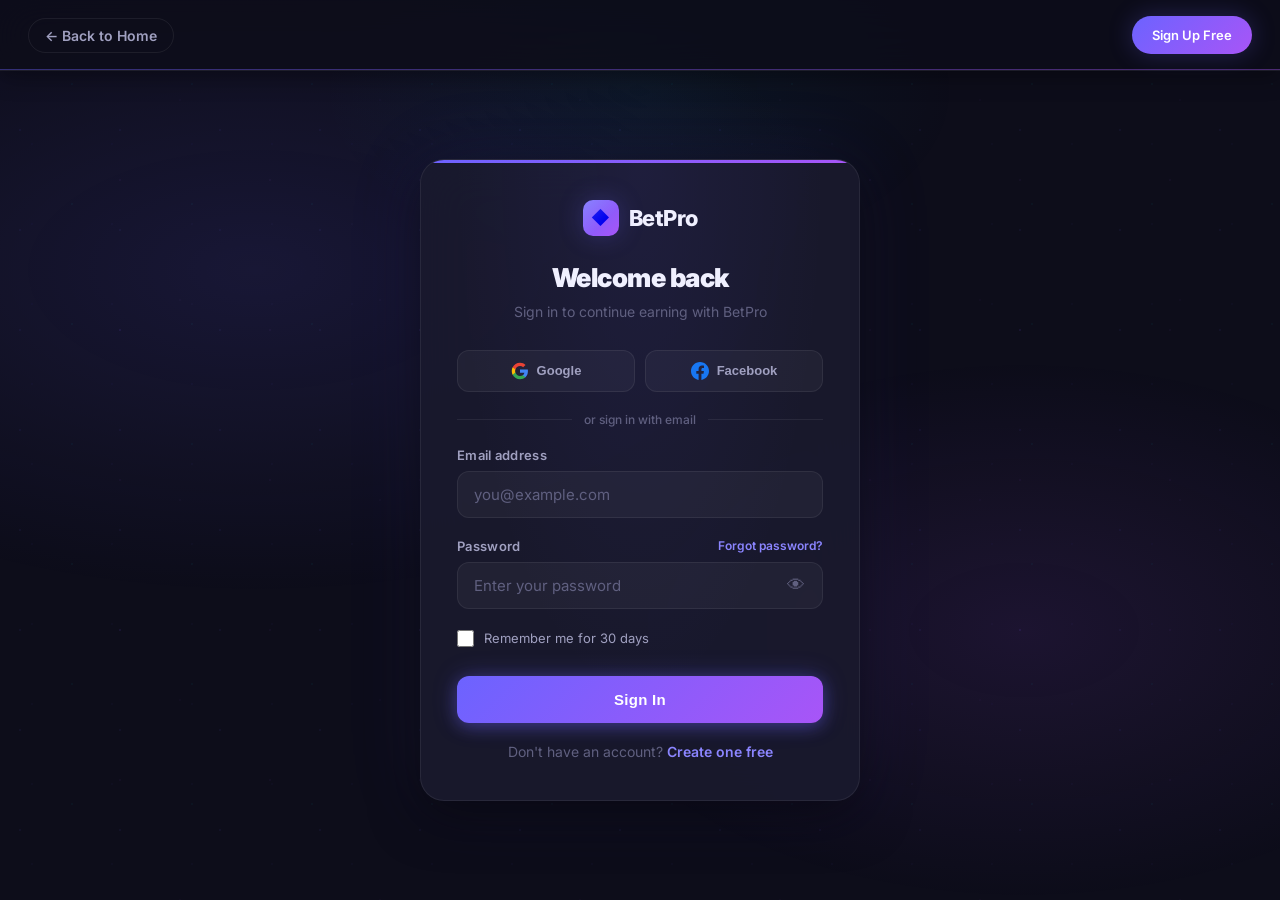
<file: login.html>
<!doctype html>
<html lang="en">
  <head>
    <meta charset="UTF-8" />
    <meta name="viewport" content="width=device-width, initial-scale=1.0" />
    <title>Sign In | BetPro</title>
    <meta name="description" content="Sign in to your BetPro account and start copying top bets from professional players." />
    <link rel="preconnect" href="https://fonts.googleapis.com" />
    <link rel="preconnect" href="https://fonts.gstatic.com" crossorigin />
    <link href="https://fonts.googleapis.com/css2?family=Inter:wght@400;500;600;700;800;900&display=swap" rel="stylesheet" />
    <link rel="stylesheet" href="css/styles.css" />
  </head>
  <body>
    <header class="auth-header">
      <a href="index.html" class="auth-back">← Back to Home</a>
      <a href="signup.html" class="btn-signup">Sign Up Free</a>
    </header>

    <main class="auth-main">
      <div class="auth-card">
        <a href="index.html" class="auth-logo">
          <div class="logo-icon">◆</div>
          <span class="auth-logo-text">BetPro</span>
        </a>

        <h1 class="auth-title">Welcome back</h1>
        <p class="auth-subtitle">Sign in to continue earning with BetPro</p>

        <!-- Social Login -->
        <div class="social-btns">
          <button type="button" class="social-btn">
            <svg width="18" height="18" viewBox="0 0 24 24"><path fill="#4285F4" d="M22.56 12.25c0-.78-.07-1.53-.2-2.25H12v4.26h5.92c-.26 1.37-1.04 2.53-2.21 3.31v2.77h3.57c2.08-1.92 3.28-4.74 3.28-8.09z"/><path fill="#34A853" d="M12 23c2.97 0 5.46-.98 7.28-2.66l-3.57-2.77c-.98.66-2.23 1.06-3.71 1.06-2.86 0-5.29-1.93-6.16-4.53H2.18v2.84C3.99 20.53 7.7 23 12 23z"/><path fill="#FBBC05" d="M5.84 14.09c-.22-.66-.35-1.36-.35-2.09s.13-1.43.35-2.09V7.07H2.18C1.43 8.55 1 10.22 1 12s.43 3.45 1.18 4.93l2.85-2.22.81-.62z"/><path fill="#EA4335" d="M12 5.38c1.62 0 3.06.56 4.21 1.64l3.15-3.15C17.45 2.09 14.97 1 12 1 7.7 1 3.99 3.47 2.18 7.07l3.66 2.84c.87-2.6 3.3-4.53 6.16-4.53z"/></svg>
            Google
          </button>
          <button type="button" class="social-btn">
            <svg width="18" height="18" viewBox="0 0 24 24" fill="#1877F2"><path d="M24 12.073c0-6.627-5.373-12-12-12s-12 5.373-12 12c0 5.99 4.388 10.954 10.125 11.854v-8.385H7.078v-3.47h3.047V9.43c0-3.007 1.792-4.669 4.533-4.669 1.312 0 2.686.235 2.686.235v2.953H15.83c-1.491 0-1.956.925-1.956 1.874v2.25h3.328l-.532 3.47h-2.796v8.385C19.612 23.027 24 18.062 24 12.073z"/></svg>
            Facebook
          </button>
        </div>

        <div class="social-divider"><span>or sign in with email</span></div>

        <form id="loginForm" novalidate>
          <div class="form-group">
            <label class="form-label" for="email">Email address</label>
            <input
              type="email"
              id="email"
              class="form-input"
              placeholder="you@example.com"
              required
              autocomplete="email"
            />
          </div>

          <div class="form-group">
            <div style="display:flex; justify-content:space-between; align-items:center; margin-bottom:8px;">
              <label class="form-label" for="password" style="margin-bottom:0">Password</label>
              <a href="OTP.html" class="form-link" style="font-size:12px;">Forgot password?</a>
            </div>
            <div class="input-wrapper">
              <input
                type="password"
                id="password"
                class="form-input"
                placeholder="Enter your password"
                required
                autocomplete="current-password"
              />
              <button type="button" class="input-toggle" onclick="togglePwd('password', this)" aria-label="Toggle password">
                👁
              </button>
            </div>
          </div>

          <div class="form-group" style="margin-bottom:24px;">
            <label class="form-check">
              <input type="checkbox" id="remember" />
              Remember me for 30 days
            </label>
          </div>

          <button type="submit" class="btn-auth">Sign In</button>
        </form>

        <p class="auth-footer-text">
          Don't have an account?
          <a href="signup.html" class="form-link">Create one free</a>
        </p>
      </div>
    </main>

    <script>
      function togglePwd(id, btn) {
        const input = document.getElementById(id);
        const isHidden = input.type === 'password';
        input.type = isHidden ? 'text' : 'password';
        btn.textContent = isHidden ? '🙈' : '👁';
      }

      document.getElementById('loginForm').addEventListener('submit', function(e) {
        e.preventDefault();
        const email = document.getElementById('email').value.trim();
        const password = document.getElementById('password').value;
        const btn = this.querySelector('.btn-auth');

        if (!email || !password) {
          showError('Please fill in all fields.');
          return;
        }
        if (password.length < 6) {
          showError('Password must be at least 6 characters.');
          return;
        }

        btn.innerHTML = '<span style="animation:spin 0.8s linear infinite;display:inline-block">⟳</span> Signing in...';
        btn.disabled = true;

        setTimeout(() => {
          window.location.href = 'OTP.html';
        }, 1200);
      });

      function showError(msg) {
        let err = document.querySelector('.form-error');
        if (!err) {
          err = document.createElement('p');
          err.className = 'form-error';
          err.style.cssText = 'color:#ef4444;font-size:13px;font-weight:600;margin-bottom:12px;text-align:center;padding:10px;background:rgba(239,68,68,0.08);border:1px solid rgba(239,68,68,0.2);border-radius:8px;';
          document.querySelector('.btn-auth').before(err);
        }
        err.textContent = msg;
      }
    </script>
    <style>
      @keyframes spin { from { transform: rotate(0deg); } to { transform: rotate(360deg); } }
    </style>
  </body>
</html>
</file>
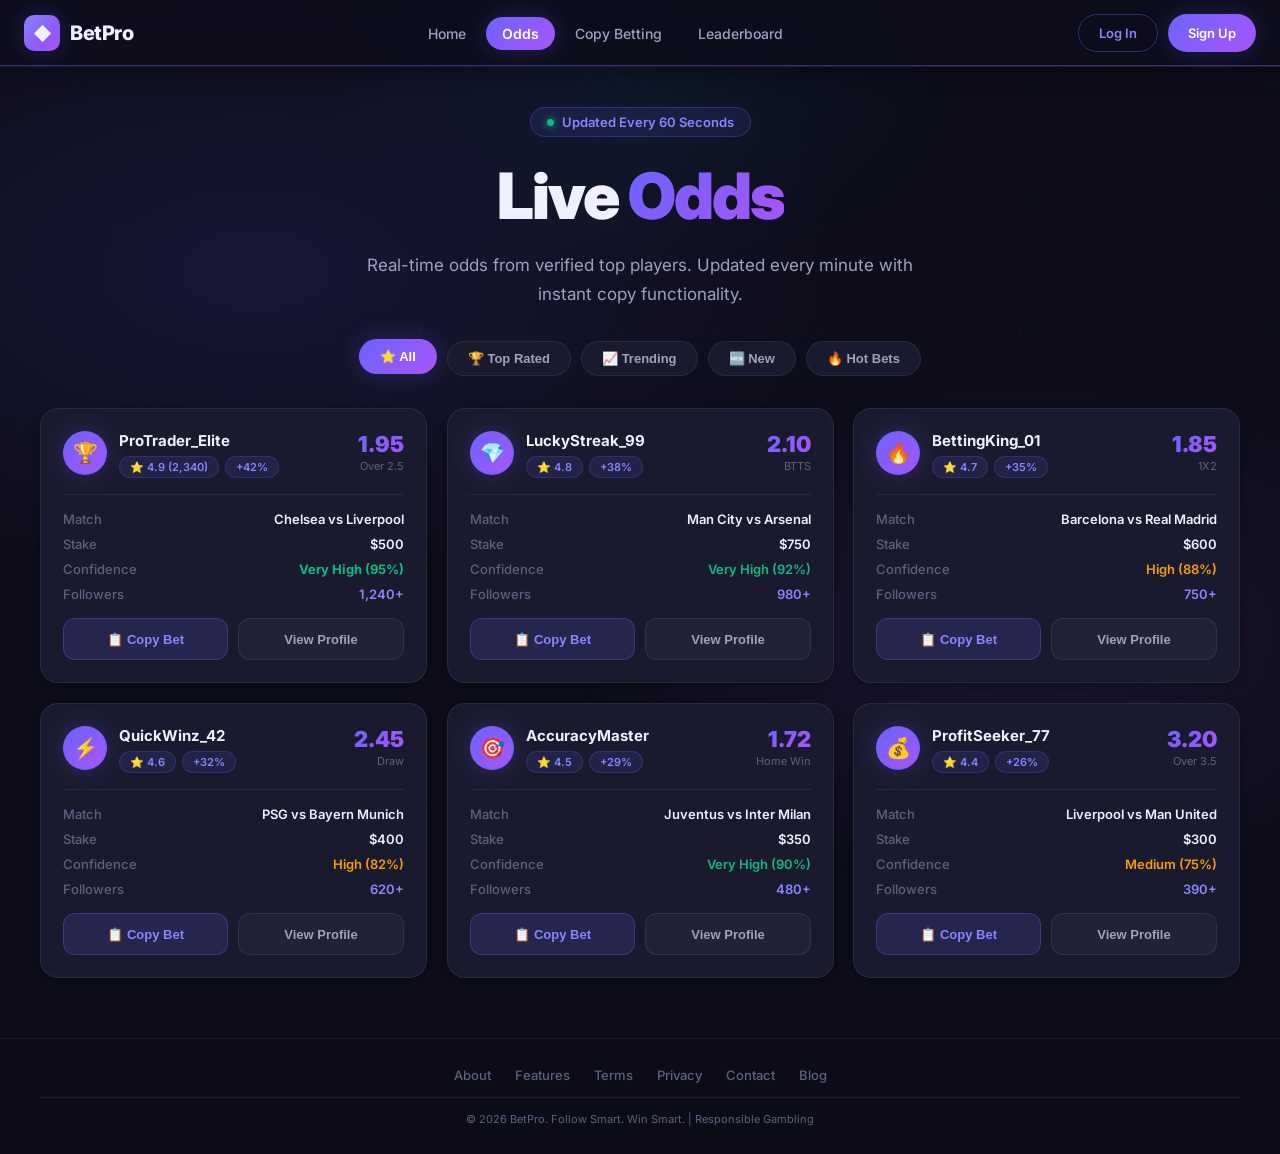
<file: odds.html>
<!DOCTYPE html>
<html lang="en">
  <head>
    <meta charset="UTF-8" />
    <meta name="viewport" content="width=device-width, initial-scale=1.0" />
    <title>Live Odds | BetPro</title>
    <meta name="description" content="Browse real-time odds from verified top players on BetPro. Updated every minute with instant copy functionality." />
    <link rel="preconnect" href="https://fonts.googleapis.com" />
    <link rel="preconnect" href="https://fonts.gstatic.com" crossorigin />
    <link href="https://fonts.googleapis.com/css2?family=Inter:wght@400;500;600;700;800;900&display=swap" rel="stylesheet" />
    <link rel="stylesheet" href="css/styles.css" />
  </head>
  <body>
    <header>
      <a href="index.html" class="logo">
        <div class="logo-icon">◆</div>
        <span>BetPro</span>
      </a>
      <nav>
        <a href="index.html">Home</a>
        <a href="odds.html" class="active">Odds</a>
        <a href="copy-betting.html">Copy Betting</a>
        <a href="leaderboard.html">Leaderboard</a>
      </nav>
      <div class="nav-buttons">
        <a href="login.html" class="btn-login">Log In</a>
        <a href="signup.html" class="btn-signup">Sign Up</a>
      </div>
    </header>

    <main>
      <div class="container max-width">

        <div style="text-align:center; margin-bottom:8px;">
          <div class="hero-badge" style="display:inline-flex; margin-bottom:16px;">
            <span class="hero-badge-dot"></span>
            Updated Every 60 Seconds
          </div>
        </div>

        <h1>Live <span class="highlight">Odds</span></h1>
        <p class="subtitle">Real-time odds from verified top players. Updated every minute with instant copy functionality.</p>

        <!-- Filter Bar -->
        <div class="filter-bar">
          <button type="button" class="filter-btn active" onclick="filterOdds(this, 'all')">⭐ All</button>
          <button type="button" class="filter-btn" onclick="filterOdds(this, 'top')">🏆 Top Rated</button>
          <button type="button" class="filter-btn" onclick="filterOdds(this, 'trending')">📈 Trending</button>
          <button type="button" class="filter-btn" onclick="filterOdds(this, 'new')">🆕 New</button>
          <button type="button" class="filter-btn" onclick="filterOdds(this, 'hot')">🔥 Hot Bets</button>
        </div>

        <!-- Odds Grid -->
        <div class="odds-grid" id="oddsGrid">
          <div class="odds-card" data-tag="top">
            <div class="odds-header">
              <div class="player-avatar">🏆</div>
              <div class="player-info">
                <div class="player-name">ProTrader_Elite</div>
                <div class="player-stats">
                  <span class="stat-badge">⭐ 4.9 (2,340)</span>
                  <span class="stat-badge">+42%</span>
                </div>
              </div>
              <div class="odds-value">
                <div class="odds-rate">1.95</div>
                <div class="odds-type">Over 2.5</div>
              </div>
            </div>
            <div class="odds-details">
              <div class="detail-row">
                <span class="detail-label">Match</span>
                <span class="detail-value">Chelsea vs Liverpool</span>
              </div>
              <div class="detail-row">
                <span class="detail-label">Stake</span>
                <span class="detail-value">$500</span>
              </div>
              <div class="detail-row">
                <span class="detail-label">Confidence</span>
                <span class="detail-value text-success font-bold">Very High (95%)</span>
              </div>
              <div class="detail-row">
                <span class="detail-label">Followers</span>
                <span class="detail-value text-primary">1,240+</span>
              </div>
            </div>
            <div class="odds-actions">
              <button type="button" class="copy-btn" onclick="copyBet(this)">📋 Copy Bet</button>
              <button type="button" class="view-btn">View Profile</button>
            </div>
          </div>

          <div class="odds-card" data-tag="hot">
            <div class="odds-header">
              <div class="player-avatar">💎</div>
              <div class="player-info">
                <div class="player-name">LuckyStreak_99</div>
                <div class="player-stats">
                  <span class="stat-badge">⭐ 4.8</span>
                  <span class="stat-badge">+38%</span>
                </div>
              </div>
              <div class="odds-value">
                <div class="odds-rate">2.10</div>
                <div class="odds-type">BTTS</div>
              </div>
            </div>
            <div class="odds-details">
              <div class="detail-row">
                <span class="detail-label">Match</span>
                <span class="detail-value">Man City vs Arsenal</span>
              </div>
              <div class="detail-row">
                <span class="detail-label">Stake</span>
                <span class="detail-value">$750</span>
              </div>
              <div class="detail-row">
                <span class="detail-label">Confidence</span>
                <span class="detail-value text-success">Very High (92%)</span>
              </div>
              <div class="detail-row">
                <span class="detail-label">Followers</span>
                <span class="detail-value text-primary">980+</span>
              </div>
            </div>
            <div class="odds-actions">
              <button type="button" class="copy-btn" onclick="copyBet(this)">📋 Copy Bet</button>
              <button type="button" class="view-btn">View Profile</button>
            </div>
          </div>

          <div class="odds-card" data-tag="trending">
            <div class="odds-header">
              <div class="player-avatar">🔥</div>
              <div class="player-info">
                <div class="player-name">BettingKing_01</div>
                <div class="player-stats">
                  <span class="stat-badge">⭐ 4.7</span>
                  <span class="stat-badge">+35%</span>
                </div>
              </div>
              <div class="odds-value">
                <div class="odds-rate">1.85</div>
                <div class="odds-type">1X2</div>
              </div>
            </div>
            <div class="odds-details">
              <div class="detail-row">
                <span class="detail-label">Match</span>
                <span class="detail-value">Barcelona vs Real Madrid</span>
              </div>
              <div class="detail-row">
                <span class="detail-label">Stake</span>
                <span class="detail-value">$600</span>
              </div>
              <div class="detail-row">
                <span class="detail-label">Confidence</span>
                <span class="detail-value text-warning">High (88%)</span>
              </div>
              <div class="detail-row">
                <span class="detail-label">Followers</span>
                <span class="detail-value text-primary">750+</span>
              </div>
            </div>
            <div class="odds-actions">
              <button type="button" class="copy-btn" onclick="copyBet(this)">📋 Copy Bet</button>
              <button type="button" class="view-btn">View Profile</button>
            </div>
          </div>

          <div class="odds-card" data-tag="new">
            <div class="odds-header">
              <div class="player-avatar">⚡</div>
              <div class="player-info">
                <div class="player-name">QuickWinz_42</div>
                <div class="player-stats">
                  <span class="stat-badge">⭐ 4.6</span>
                  <span class="stat-badge">+32%</span>
                </div>
              </div>
              <div class="odds-value">
                <div class="odds-rate">2.45</div>
                <div class="odds-type">Draw</div>
              </div>
            </div>
            <div class="odds-details">
              <div class="detail-row">
                <span class="detail-label">Match</span>
                <span class="detail-value">PSG vs Bayern Munich</span>
              </div>
              <div class="detail-row">
                <span class="detail-label">Stake</span>
                <span class="detail-value">$400</span>
              </div>
              <div class="detail-row">
                <span class="detail-label">Confidence</span>
                <span class="detail-value text-warning">High (82%)</span>
              </div>
              <div class="detail-row">
                <span class="detail-label">Followers</span>
                <span class="detail-value text-primary">620+</span>
              </div>
            </div>
            <div class="odds-actions">
              <button type="button" class="copy-btn" onclick="copyBet(this)">📋 Copy Bet</button>
              <button type="button" class="view-btn">View Profile</button>
            </div>
          </div>

          <div class="odds-card" data-tag="hot">
            <div class="odds-header">
              <div class="player-avatar">🎯</div>
              <div class="player-info">
                <div class="player-name">AccuracyMaster</div>
                <div class="player-stats">
                  <span class="stat-badge">⭐ 4.5</span>
                  <span class="stat-badge">+29%</span>
                </div>
              </div>
              <div class="odds-value">
                <div class="odds-rate">1.72</div>
                <div class="odds-type">Home Win</div>
              </div>
            </div>
            <div class="odds-details">
              <div class="detail-row">
                <span class="detail-label">Match</span>
                <span class="detail-value">Juventus vs Inter Milan</span>
              </div>
              <div class="detail-row">
                <span class="detail-label">Stake</span>
                <span class="detail-value">$350</span>
              </div>
              <div class="detail-row">
                <span class="detail-label">Confidence</span>
                <span class="detail-value text-success">Very High (90%)</span>
              </div>
              <div class="detail-row">
                <span class="detail-label">Followers</span>
                <span class="detail-value text-primary">480+</span>
              </div>
            </div>
            <div class="odds-actions">
              <button type="button" class="copy-btn" onclick="copyBet(this)">📋 Copy Bet</button>
              <button type="button" class="view-btn">View Profile</button>
            </div>
          </div>

          <div class="odds-card" data-tag="trending">
            <div class="odds-header">
              <div class="player-avatar">💰</div>
              <div class="player-info">
                <div class="player-name">ProfitSeeker_77</div>
                <div class="player-stats">
                  <span class="stat-badge">⭐ 4.4</span>
                  <span class="stat-badge">+26%</span>
                </div>
              </div>
              <div class="odds-value">
                <div class="odds-rate">3.20</div>
                <div class="odds-type">Over 3.5</div>
              </div>
            </div>
            <div class="odds-details">
              <div class="detail-row">
                <span class="detail-label">Match</span>
                <span class="detail-value">Liverpool vs Man United</span>
              </div>
              <div class="detail-row">
                <span class="detail-label">Stake</span>
                <span class="detail-value">$300</span>
              </div>
              <div class="detail-row">
                <span class="detail-label">Confidence</span>
                <span class="detail-value text-warning">Medium (75%)</span>
              </div>
              <div class="detail-row">
                <span class="detail-label">Followers</span>
                <span class="detail-value text-primary">390+</span>
              </div>
            </div>
            <div class="odds-actions">
              <button type="button" class="copy-btn" onclick="copyBet(this)">📋 Copy Bet</button>
              <button type="button" class="view-btn">View Profile</button>
            </div>
          </div>
        </div>

      </div>
    </main>

    <footer>
      <div class="footer-content">
        <div class="footer-links">
          <a href="about.html">About</a>
          <a href="features.html">Features</a>
          <a href="#terms">Terms</a>
          <a href="#privacy">Privacy</a>
          <a href="#contact">Contact</a>
          <a href="#blog">Blog</a>
        </div>
        <div class="footer-bottom">© 2026 BetPro. Follow Smart. Win Smart. | Responsible Gambling</div>
      </div>
    </footer>

    <script>
      function copyBet(btn) {
        const original = btn.innerHTML;
        btn.innerHTML = '✅ Copied!';
        btn.style.background = 'linear-gradient(135deg, #10b981, #06b6d4)';
        btn.style.color = 'white';
        btn.style.borderColor = 'transparent';
        showToast('Bet copied successfully!', 'success');
        setTimeout(() => {
          btn.innerHTML = original;
          btn.style.background = '';
          btn.style.color = '';
          btn.style.borderColor = '';
        }, 2000);
      }

      function filterOdds(activeBtn, tag) {
        document.querySelectorAll('.filter-btn').forEach(b => b.classList.remove('active'));
        activeBtn.classList.add('active');

        document.querySelectorAll('.odds-card').forEach(card => {
          if (tag === 'all' || card.dataset.tag === tag) {
            card.style.display = '';
            card.style.animation = 'cardReveal 0.4s ease both';
          } else {
            card.style.display = 'none';
          }
        });
      }

      function showToast(msg, type) {
        const t = document.createElement('div');
        t.className = `toast ${type}`;
        t.innerHTML = `<span>${type === 'success' ? '✅' : '❌'}</span> ${msg}`;
        document.body.appendChild(t);
        setTimeout(() => {
          t.style.opacity = '0';
          t.style.transform = 'translateX(20px)';
          t.style.transition = 'all 0.3s ease';
          setTimeout(() => t.remove(), 300);
        }, 2500);
      }
    </script>
  </body>
</html>
</file>
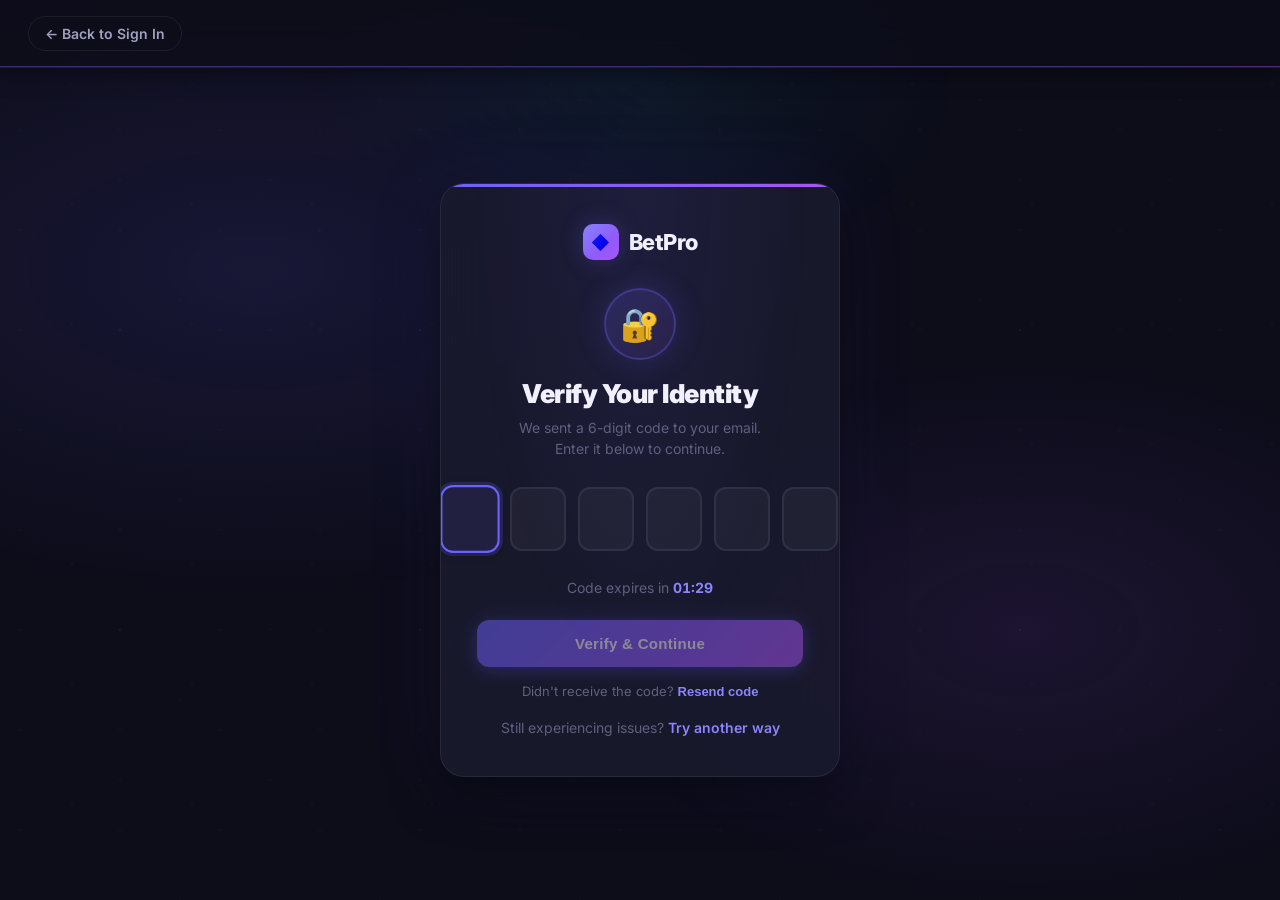
<file: OTP.html>
<!doctype html>
<html lang="en">
  <head>
    <meta charset="UTF-8" />
    <meta name="viewport" content="width=device-width, initial-scale=1.0" />
    <title>Verify OTP | BetPro</title>
    <link rel="preconnect" href="https://fonts.googleapis.com" />
    <link rel="preconnect" href="https://fonts.gstatic.com" crossorigin />
    <link href="https://fonts.googleapis.com/css2?family=Inter:wght@400;500;600;700;800;900&display=swap" rel="stylesheet" />
    <link rel="stylesheet" href="css/styles.css" />
  </head>
  <body>
    <header class="auth-header">
      <a href="login.html" class="auth-back">← Back to Sign In</a>
    </header>

    <main class="auth-main">
      <div class="auth-card" style="max-width: 400px;">
        <a href="index.html" class="auth-logo">
          <div class="logo-icon">◆</div>
          <span class="auth-logo-text">BetPro</span>
        </a>

        <!-- Shield icon -->
        <div style="text-align:center; margin-bottom:20px;">
          <div style="width:72px;height:72px;background:linear-gradient(135deg,rgba(108,99,255,0.2),rgba(168,85,247,0.1));border:2px solid rgba(108,99,255,0.3);border-radius:50%;display:flex;align-items:center;justify-content:center;font-size:32px;margin:0 auto;box-shadow:0 0 32px rgba(108,99,255,0.2);animation:pulse 2s ease-in-out infinite;">
            🔐
          </div>
        </div>

        <h1 class="auth-title">Verify Your Identity</h1>
        <p class="auth-subtitle">We sent a 6-digit code to your email.<br>Enter it below to continue.</p>

        <!-- OTP Inputs -->
        <div class="otp-inputs" id="otpInputs">
          <input type="text" class="otp-box" maxlength="1" inputmode="numeric" pattern="[0-9]" autocomplete="one-time-code" />
          <input type="text" class="otp-box" maxlength="1" inputmode="numeric" pattern="[0-9]" />
          <input type="text" class="otp-box" maxlength="1" inputmode="numeric" pattern="[0-9]" />
          <input type="text" class="otp-box" maxlength="1" inputmode="numeric" pattern="[0-9]" />
          <input type="text" class="otp-box" maxlength="1" inputmode="numeric" pattern="[0-9]" />
          <input type="text" class="otp-box" maxlength="1" inputmode="numeric" pattern="[0-9]" />
        </div>

        <!-- Timer -->
        <div class="otp-timer">
          Code expires in <span id="timerDisplay">01:30</span>
        </div>

        <div id="formError" style="display:none;color:#ef4444;font-size:13px;font-weight:600;margin-bottom:12px;text-align:center;padding:10px;background:rgba(239,68,68,0.08);border:1px solid rgba(239,68,68,0.2);border-radius:8px;"></div>

        <button type="button" class="btn-auth" id="confirmBtn" onclick="verifyOTP()" disabled style="opacity:0.5;cursor:not-allowed;">
          Verify &amp; Continue
        </button>

        <div class="otp-resend">
          Didn't receive the code?
          <button type="button" id="resendBtn" onclick="resendCode()" style="background:none;border:none;color:var(--primary-light);font-weight:600;font-size:13px;cursor:pointer;padding:0;transition:color 0.2s;" disabled>
            Resend code
          </button>
        </div>

        <p class="auth-footer-text">
          Still experiencing issues?
          <a href="signup.html" class="form-link">Try another way</a>
        </p>
      </div>
    </main>

    <script>
      // --- OTP Box Logic ---
      const boxes = Array.from(document.querySelectorAll('.otp-box'));
      const confirmBtn = document.getElementById('confirmBtn');

      boxes.forEach((box, i) => {
        box.addEventListener('input', (e) => {
          const val = e.target.value.replace(/\D/g, '');
          e.target.value = val;

          if (val) {
            box.classList.add('filled');
            if (i < boxes.length - 1) boxes[i + 1].focus();
          } else {
            box.classList.remove('filled');
          }
          checkComplete();
        });

        box.addEventListener('keydown', (e) => {
          if (e.key === 'Backspace' && !box.value && i > 0) {
            boxes[i - 1].focus();
            boxes[i - 1].value = '';
            boxes[i - 1].classList.remove('filled');
            checkComplete();
          }
        });

        box.addEventListener('paste', (e) => {
          e.preventDefault();
          const pasted = e.clipboardData.getData('text').replace(/\D/g, '').slice(0, 6);
          pasted.split('').forEach((char, idx) => {
            if (boxes[idx]) {
              boxes[idx].value = char;
              boxes[idx].classList.add('filled');
            }
          });
          const nextEmpty = boxes.findIndex(b => !b.value);
          if (nextEmpty !== -1) boxes[nextEmpty].focus();
          else boxes[boxes.length - 1].focus();
          checkComplete();
        });

        box.addEventListener('focus', () => box.select());
      });

      function checkComplete() {
        const complete = boxes.every(b => b.value.length === 1);
        confirmBtn.disabled = !complete;
        confirmBtn.style.opacity = complete ? '1' : '0.5';
        confirmBtn.style.cursor = complete ? 'pointer' : 'not-allowed';
      }

      function verifyOTP() {
        const code = boxes.map(b => b.value).join('');
        if (code.length < 6) return;

        confirmBtn.innerHTML = '<span style="animation:spin 0.8s linear infinite;display:inline-block">⟳</span> Verifying...';
        confirmBtn.disabled = true;

        // Animate boxes on success
        setTimeout(() => {
          boxes.forEach((box, i) => {
            setTimeout(() => {
              box.style.borderColor = '#10b981';
              box.style.background = 'rgba(16,185,129,0.12)';
              box.style.boxShadow = '0 0 12px rgba(16,185,129,0.3)';
              box.style.transform = 'scale(1.1)';
            }, i * 80);
          });
          setTimeout(() => {
            window.location.href = 'dashboard.html';
          }, 600);
        }, 1000);
      }

      // --- Countdown Timer ---
      let seconds = 90;
      const timerDisplay = document.getElementById('timerDisplay');
      const resendBtn = document.getElementById('resendBtn');

      function updateTimer() {
        const m = Math.floor(seconds / 60).toString().padStart(2, '0');
        const s = (seconds % 60).toString().padStart(2, '0');
        timerDisplay.textContent = `${m}:${s}`;

        if (seconds <= 0) {
          timerDisplay.textContent = 'Expired';
          timerDisplay.style.color = '#ef4444';
          clearInterval(timerInterval);
          resendBtn.disabled = false;
          resendBtn.style.opacity = '1';
        } else if (seconds <= 20) {
          timerDisplay.style.color = '#ef4444';
        } else if (seconds <= 40) {
          timerDisplay.style.color = '#f59e0b';
        }
        seconds--;
      }

      const timerInterval = setInterval(updateTimer, 1000);
      updateTimer();

      function resendCode() {
        // Reset timer
        seconds = 90;
        timerDisplay.style.color = '';
        resendBtn.disabled = true;
        resendBtn.style.opacity = '0.5';
        boxes.forEach(b => { b.value = ''; b.classList.remove('filled'); b.style = ''; });
        boxes[0].focus();
        checkComplete();

        clearInterval(timerInterval);
        seconds = 90;
        const newInterval = setInterval(updateTimer, 1000);

        // Show toast
        showToast('New code sent to your email!', 'success');
      }

      function showToast(msg, type) {
        const t = document.createElement('div');
        t.className = `toast ${type}`;
        t.innerHTML = `<span>${type === 'success' ? '✅' : '❌'}</span> ${msg}`;
        document.body.appendChild(t);
        setTimeout(() => {
          t.style.opacity = '0';
          t.style.transform = 'translateX(20px)';
          t.style.transition = 'all 0.3s ease';
          setTimeout(() => t.remove(), 300);
        }, 2500);
      }

      // Focus first box on load
      setTimeout(() => boxes[0].focus(), 300);
    </script>
    <style>
      @keyframes spin { from { transform: rotate(0deg); } to { transform: rotate(360deg); } }
    </style>
  </body>
</html>
</file>
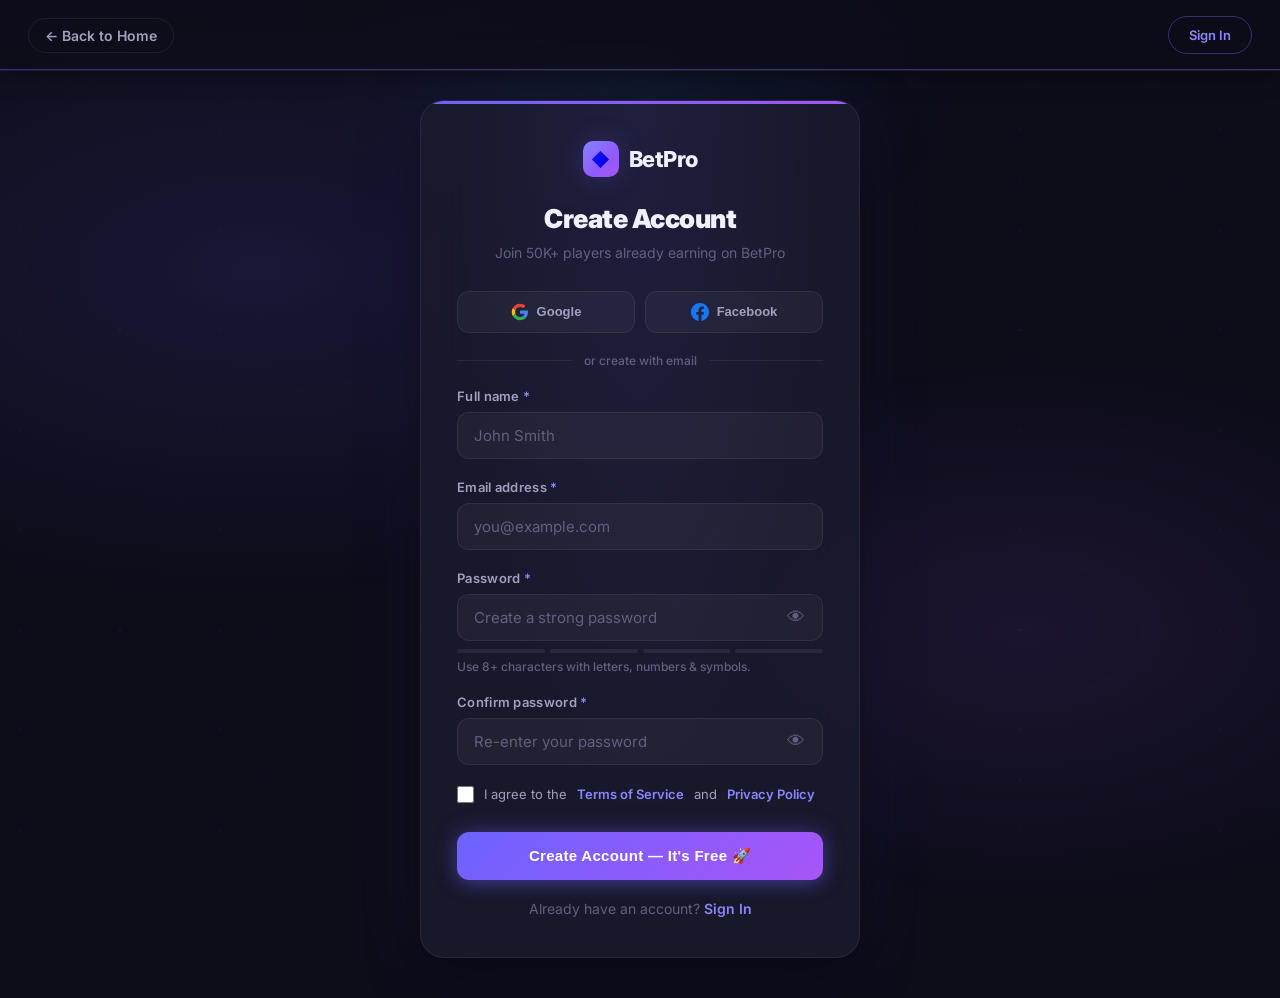
<file: signup.html>
<!DOCTYPE html>
<html lang="en">
  <head>
    <meta charset="UTF-8" />
    <meta name="viewport" content="width=device-width, initial-scale=1.0" />
    <title>Sign Up | BetPro</title>
    <meta name="description" content="Create your BetPro account and start copying top bets from professional players today." />
    <link rel="preconnect" href="https://fonts.googleapis.com" />
    <link rel="preconnect" href="https://fonts.gstatic.com" crossorigin />
    <link href="https://fonts.googleapis.com/css2?family=Inter:wght@400;500;600;700;800;900&display=swap" rel="stylesheet" />
    <link rel="stylesheet" href="css/styles.css" />
  </head>
  <body>
    <header class="auth-header">
      <a href="index.html" class="auth-back">← Back to Home</a>
      <a href="login.html" class="btn-login">Sign In</a>
    </header>

    <main class="auth-main">
      <div class="auth-card">
        <a href="index.html" class="auth-logo">
          <div class="logo-icon">◆</div>
          <span class="auth-logo-text">BetPro</span>
        </a>

        <h1 class="auth-title">Create Account</h1>
        <p class="auth-subtitle">Join 50K+ players already earning on BetPro</p>

        <!-- Social Signup -->
        <div class="social-btns">
          <button type="button" class="social-btn">
            <svg width="18" height="18" viewBox="0 0 24 24"><path fill="#4285F4" d="M22.56 12.25c0-.78-.07-1.53-.2-2.25H12v4.26h5.92c-.26 1.37-1.04 2.53-2.21 3.31v2.77h3.57c2.08-1.92 3.28-4.74 3.28-8.09z"/><path fill="#34A853" d="M12 23c2.97 0 5.46-.98 7.28-2.66l-3.57-2.77c-.98.66-2.23 1.06-3.71 1.06-2.86 0-5.29-1.93-6.16-4.53H2.18v2.84C3.99 20.53 7.7 23 12 23z"/><path fill="#FBBC05" d="M5.84 14.09c-.22-.66-.35-1.36-.35-2.09s.13-1.43.35-2.09V7.07H2.18C1.43 8.55 1 10.22 1 12s.43 3.45 1.18 4.93l2.85-2.22.81-.62z"/><path fill="#EA4335" d="M12 5.38c1.62 0 3.06.56 4.21 1.64l3.15-3.15C17.45 2.09 14.97 1 12 1 7.7 1 3.99 3.47 2.18 7.07l3.66 2.84c.87-2.6 3.3-4.53 6.16-4.53z"/></svg>
            Google
          </button>
          <button type="button" class="social-btn">
            <svg width="18" height="18" viewBox="0 0 24 24" fill="#1877F2"><path d="M24 12.073c0-6.627-5.373-12-12-12s-12 5.373-12 12c0 5.99 4.388 10.954 10.125 11.854v-8.385H7.078v-3.47h3.047V9.43c0-3.007 1.792-4.669 4.533-4.669 1.312 0 2.686.235 2.686.235v2.953H15.83c-1.491 0-1.956.925-1.956 1.874v2.25h3.328l-.532 3.47h-2.796v8.385C19.612 23.027 24 18.062 24 12.073z"/></svg>
            Facebook
          </button>
        </div>

        <div class="social-divider"><span>or create with email</span></div>

        <form id="signupForm" novalidate>
          <div class="form-group">
            <label class="form-label" for="fullname">Full name <span class="required">*</span></label>
            <input type="text" id="fullname" class="form-input" placeholder="John Smith" required autocomplete="name" />
          </div>

          <div class="form-group">
            <label class="form-label" for="email">Email address <span class="required">*</span></label>
            <input type="email" id="email" class="form-input" placeholder="you@example.com" required autocomplete="email" />
          </div>

          <div class="form-group">
            <label class="form-label" for="password">Password <span class="required">*</span></label>
            <div class="input-wrapper">
              <input
                type="password"
                id="password"
                class="form-input"
                placeholder="Create a strong password"
                required
                autocomplete="new-password"
                oninput="updateStrength(this.value)"
              />
              <button type="button" class="input-toggle" onclick="togglePwd('password', this)" aria-label="Toggle password">👁</button>
            </div>
            <div class="password-strength">
              <div class="strength-bar" id="s1"></div>
              <div class="strength-bar" id="s2"></div>
              <div class="strength-bar" id="s3"></div>
              <div class="strength-bar" id="s4"></div>
            </div>
            <p class="hint-text" id="strengthLabel">Use 8+ characters with letters, numbers &amp; symbols.</p>
          </div>

          <div class="form-group">
            <label class="form-label" for="confirmPassword">Confirm password <span class="required">*</span></label>
            <div class="input-wrapper">
              <input
                type="password"
                id="confirmPassword"
                class="form-input"
                placeholder="Re-enter your password"
                required
                autocomplete="new-password"
              />
              <button type="button" class="input-toggle" onclick="togglePwd('confirmPassword', this)" aria-label="Toggle confirm">👁</button>
            </div>
          </div>

          <div class="form-group" style="margin-bottom: 24px;">
            <label class="form-check">
              <input type="checkbox" id="terms" required />
              I agree to the <a href="#" class="form-link">Terms of Service</a> and <a href="#" class="form-link">Privacy Policy</a>
            </label>
          </div>

          <button type="submit" class="btn-auth">Create Account — It's Free 🚀</button>
        </form>

        <p class="auth-footer-text">
          Already have an account?
          <a href="login.html" class="form-link">Sign In</a>
        </p>
      </div>
    </main>

    <script>
      function togglePwd(id, btn) {
        const input = document.getElementById(id);
        const isHidden = input.type === 'password';
        input.type = isHidden ? 'text' : 'password';
        btn.textContent = isHidden ? '🙈' : '👁';
      }

      function updateStrength(val) {
        const bars = ['s1','s2','s3','s4'].map(id => document.getElementById(id));
        const label = document.getElementById('strengthLabel');
        let score = 0;
        if (val.length >= 8) score++;
        if (/[A-Z]/.test(val)) score++;
        if (/[0-9]/.test(val)) score++;
        if (/[^A-Za-z0-9]/.test(val)) score++;

        const colors = ['#ef4444','#f97316','#fbbf24','#10b981'];
        const labels = ['Too weak','Weak','Fair','Strong — great!'];

        bars.forEach((bar, i) => {
          bar.style.background = i < score ? colors[score - 1] : 'rgba(255,255,255,0.07)';
          bar.style.boxShadow = i < score ? `0 0 8px ${colors[score-1]}60` : 'none';
          bar.style.transition = 'background 0.4s ease, box-shadow 0.4s ease';
        });

        if (val.length === 0) {
          label.textContent = 'Use 8+ characters with letters, numbers & symbols.';
          label.style.color = '';
        } else {
          label.textContent = labels[score - 1] || labels[0];
          label.style.color = colors[score - 1] || colors[0];
        }
      }

      document.getElementById('signupForm').addEventListener('submit', function(e) {
        e.preventDefault();
        const name  = document.getElementById('fullname').value.trim();
        const email = document.getElementById('email').value.trim();
        const pwd   = document.getElementById('password').value;
        const cpwd  = document.getElementById('confirmPassword').value;
        const terms = document.getElementById('terms').checked;
        const btn   = this.querySelector('.btn-auth');

        let errors = [];
        if (!name || !email || !pwd || !cpwd) errors.push('Please fill in all required fields.');
        else if (pwd !== cpwd) errors.push('Passwords do not match.');
        else if (pwd.length < 8) errors.push('Password must be at least 8 characters.');
        else if (!terms) errors.push('Please accept the Terms of Service to continue.');

        if (errors.length) { showError(errors[0]); return; }

        btn.innerHTML = '<span style="animation:spin 0.8s linear infinite;display:inline-block">⟳</span> Creating your account...';
        btn.disabled = true;

        setTimeout(() => { window.location.href = 'dashboard.html'; }, 1400);
      });

      function showError(msg) {
        let err = document.querySelector('.form-error');
        if (!err) {
          err = document.createElement('p');
          err.className = 'form-error';
          err.style.cssText = 'color:#ef4444;font-size:13px;font-weight:600;margin-bottom:12px;text-align:center;padding:10px;background:rgba(239,68,68,0.08);border:1px solid rgba(239,68,68,0.2);border-radius:8px;';
          document.querySelector('.btn-auth').before(err);
        }
        err.textContent = msg;
        err.style.animation = 'shake 0.4s ease';
        setTimeout(() => err.style.animation = '', 400);
      }
    </script>
    <style>
      @keyframes spin { from { transform: rotate(0deg); } to { transform: rotate(360deg); } }
      @keyframes shake {
        0%,100% { transform: translateX(0); }
        20%,60%  { transform: translateX(-6px); }
        40%,80%  { transform: translateX(6px); }
      }
    </style>
  </body>
</html>
</file>
<file: css/styles.css>
/* ==================== DESIGN TOKENS ==================== */
:root {
  --primary: #6c63ff;
  --primary-dark: #5a52d5;
  --primary-light: #8b85ff;
  --secondary: #a855f7;
  --accent: #06b6d4;
  --success: #10b981;
  --warning: #f59e0b;
  --danger: #ef4444;
  --gold: #f59e0b;

  --bg-base: #0d0d1a;
  --bg-surface: #13131f;
  --bg-card: #1a1a2e;
  --bg-card-hover: #1e1e38;
  --bg-glass: rgba(255,255,255,0.04);
  --bg-glass-hover: rgba(255,255,255,0.08);

  --text-primary: #f0f0ff;
  --text-secondary: #a0a0c0;
  --text-muted: #606080;

  --border: rgba(255,255,255,0.07);
  --border-strong: rgba(108,99,255,0.3);

  --radius-sm: 8px;
  --radius-md: 12px;
  --radius-lg: 18px;
  --radius-xl: 24px;
  --radius-full: 9999px;

  --shadow-sm: 0 2px 8px rgba(0,0,0,0.3);
  --shadow-md: 0 8px 24px rgba(0,0,0,0.4);
  --shadow-lg: 0 16px 48px rgba(0,0,0,0.5);
  --shadow-glow: 0 0 24px rgba(108,99,255,0.25);
  --shadow-glow-lg: 0 0 48px rgba(108,99,255,0.35);

  --gradient-primary: linear-gradient(135deg, #6c63ff 0%, #a855f7 100%);
  --gradient-primary-h: linear-gradient(135deg, #7c74ff 0%, #b866ff 100%);
  --gradient-success: linear-gradient(135deg, #10b981 0%, #06b6d4 100%);
  --gradient-gold: linear-gradient(135deg, #f59e0b 0%, #f97316 100%);
  --gradient-bg: linear-gradient(135deg, #0d0d1a 0%, #13131f 50%, #1a1a2e 100%);
  --gradient-card: linear-gradient(135deg, rgba(108,99,255,0.08) 0%, rgba(168,85,247,0.04) 100%);

  --transition-fast: 0.15s ease;
  --transition: 0.3s cubic-bezier(0.4, 0, 0.2, 1);
  --transition-bounce: 0.4s cubic-bezier(0.34, 1.56, 0.64, 1);

  --font: 'Inter', -apple-system, BlinkMacSystemFont, 'Segoe UI', Roboto, sans-serif;
}

/* ==================== RESET & BASE ==================== */
*, *::before, *::after {
  margin: 0;
  padding: 0;
  box-sizing: border-box;
}

html {
  scroll-behavior: smooth;
}

html, body {
  width: 100%;
  font-family: var(--font);
  background: var(--bg-base);
  color: var(--text-primary);
  overflow-x: hidden;
}

body {
  display: flex;
  flex-direction: column;
  min-height: 100vh;
  position: relative;
}

/* ==================== ANIMATED BACKGROUND ==================== */
body::before {
  content: '';
  position: fixed;
  inset: 0;
  background:
    radial-gradient(ellipse 80% 60% at 20% 30%, rgba(108,99,255,0.12) 0%, transparent 60%),
    radial-gradient(ellipse 60% 50% at 80% 70%, rgba(168,85,247,0.10) 0%, transparent 60%),
    radial-gradient(ellipse 50% 40% at 50% 10%, rgba(6,182,212,0.06) 0%, transparent 50%);
  pointer-events: none;
  z-index: 0;
  animation: bgPulse 20s ease-in-out infinite;
}

body::after {
  content: '';
  position: fixed;
  inset: 0;
  background-image:
    radial-gradient(1px 1px at 20% 30%, rgba(108,99,255,0.4) 0%, transparent 100%),
    radial-gradient(1px 1px at 80% 20%, rgba(168,85,247,0.3) 0%, transparent 100%),
    radial-gradient(1px 1px at 60% 70%, rgba(6,182,212,0.3) 0%, transparent 100%),
    radial-gradient(1px 1px at 40% 80%, rgba(108,99,255,0.2) 0%, transparent 100%),
    radial-gradient(1px 1px at 90% 50%, rgba(168,85,247,0.2) 0%, transparent 100%);
  background-size: 100px 100px, 150px 150px, 120px 120px, 80px 80px, 200px 200px;
  pointer-events: none;
  z-index: 0;
  opacity: 0.5;
}

@keyframes bgPulse {
  0%, 100% { opacity: 1; transform: scale(1); }
  50% { opacity: 0.7; transform: scale(1.05); }
}

/* ==================== SCROLLBAR ==================== */
::-webkit-scrollbar { width: 6px; }
::-webkit-scrollbar-track { background: var(--bg-surface); }
::-webkit-scrollbar-thumb { background: var(--primary); border-radius: 3px; }
::-webkit-scrollbar-thumb:hover { background: var(--primary-light); }

/* ==================== HEADER ==================== */
header {
  position: sticky;
  top: 0;
  width: 100%;
  padding: 14px 24px;
  display: flex;
  justify-content: space-between;
  align-items: center;
  gap: 20px;
  z-index: 1000;
  background: rgba(13,13,26,0.85);
  backdrop-filter: blur(20px) saturate(180%);
  -webkit-backdrop-filter: blur(20px) saturate(180%);
  border-bottom: 1px solid var(--border);
  animation: slideDown 0.6s cubic-bezier(0.4, 0, 0.2, 1);
  box-shadow: 0 4px 24px rgba(0,0,0,0.4);
}

header::after {
  content: '';
  position: absolute;
  bottom: 0;
  left: 0;
  right: 0;
  height: 1px;
  background: var(--gradient-primary);
  opacity: 0.4;
}

@keyframes slideDown {
  from { opacity: 0; transform: translateY(-24px); }
  to   { opacity: 1; transform: translateY(0); }
}

/* Logo */
.logo {
  font-size: 20px;
  font-weight: 800;
  letter-spacing: -0.5px;
  text-decoration: none;
  color: var(--text-primary);
  display: flex;
  align-items: center;
  gap: 10px;
  flex-shrink: 0;
  transition: var(--transition);
  animation: fadeInScale 0.8s ease-out 0.1s both;
}

.logo:hover { transform: scale(1.04); }

.logo-icon {
  width: 36px;
  height: 36px;
  background: var(--gradient-primary);
  border-radius: 10px;
  display: flex;
  align-items: center;
  justify-content: center;
  font-size: 18px;
  box-shadow: var(--shadow-glow);
  transition: var(--transition);
  position: relative;
  overflow: hidden;
}

.logo-icon::after {
  content: '';
  position: absolute;
  inset: 0;
  background: linear-gradient(135deg, rgba(255,255,255,0.2) 0%, transparent 60%);
}

.logo:hover .logo-icon {
  box-shadow: var(--shadow-glow-lg);
  transform: rotate(-5deg) scale(1.05);
}

@keyframes fadeInScale {
  from { opacity: 0; transform: scale(0.8); }
  to   { opacity: 1; transform: scale(1); }
}

/* Nav */
nav {
  display: flex;
  justify-content: center;
  flex-wrap: wrap;
  gap: 4px;
  flex: 1;
}

nav a {
  color: var(--text-secondary);
  text-decoration: none;
  font-size: 14px;
  font-weight: 500;
  transition: var(--transition);
  position: relative;
  padding: 8px 16px;
  border-radius: var(--radius-full);
  animation: fadeInUp 0.6s ease-out both;
}

nav a:nth-child(1) { animation-delay: 0.1s; }
nav a:nth-child(2) { animation-delay: 0.2s; }
nav a:nth-child(3) { animation-delay: 0.3s; }
nav a:nth-child(4) { animation-delay: 0.4s; }

nav a:hover {
  color: var(--text-primary);
  background: var(--bg-glass-hover);
}

nav a.active {
  background: var(--gradient-primary);
  color: white;
  box-shadow: var(--shadow-glow);
  font-weight: 600;
}

.nav-buttons {
  display: flex;
  gap: 10px;
  flex-shrink: 0;
  animation: fadeInUp 0.6s ease-out 0.5s both;
}

.btn-login, .btn-signup {
  padding: 9px 20px;
  border-radius: var(--radius-full);
  font-size: 13px;
  font-weight: 600;
  border: none;
  cursor: pointer;
  transition: var(--transition-bounce);
  text-decoration: none;
  display: inline-flex;
  align-items: center;
  justify-content: center;
  min-height: 38px;
}

.btn-login {
  background: transparent;
  color: var(--primary-light);
  border: 1.5px solid rgba(108,99,255,0.4);
}

.btn-login:hover {
  background: rgba(108,99,255,0.15);
  border-color: var(--primary);
  transform: translateY(-2px);
  box-shadow: var(--shadow-glow);
}

.btn-signup {
  background: var(--gradient-primary);
  color: white;
  box-shadow: var(--shadow-glow);
}

.btn-signup:hover {
  background: var(--gradient-primary-h);
  transform: translateY(-2px);
  box-shadow: var(--shadow-glow-lg);
}

/* ==================== MAIN & CONTAINER ==================== */
main {
  flex: 1;
  display: flex;
  justify-content: center;
  align-items: flex-start;
  padding: 40px 20px 60px;
  width: 100%;
  position: relative;
  z-index: 10;
}

.container {
  text-align: center;
  max-width: 100%;
  width: 100%;
  z-index: 10;
  position: relative;
}

.max-width { max-width: 1200px; margin: 0 auto; }

/* ==================== TYPOGRAPHY ==================== */
h1 {
  font-size: clamp(36px, 6vw, 64px);
  font-weight: 900;
  line-height: 1.1;
  margin-bottom: 20px;
  letter-spacing: -2px;
  animation: textReveal 0.8s ease-out 0.2s both;
}

h2 {
  font-size: clamp(24px, 4vw, 36px);
  font-weight: 800;
  margin-bottom: 12px;
  color: var(--text-primary);
  letter-spacing: -0.5px;
}

h3 {
  font-size: 18px;
  font-weight: 700;
  margin-bottom: 8px;
  color: var(--text-primary);
}

@keyframes textReveal {
  from { opacity: 0; transform: translateY(30px) scale(0.97); filter: blur(8px); }
  to   { opacity: 1; transform: translateY(0) scale(1); filter: blur(0); }
}

.highlight {
  background: var(--gradient-primary);
  -webkit-background-clip: text;
  -webkit-text-fill-color: transparent;
  background-clip: text;
  display: inline-block;
  position: relative;
}

.subtitle {
  font-size: 17px;
  color: var(--text-secondary);
  margin-bottom: 32px;
  line-height: 1.7;
  font-weight: 400;
  animation: fadeInUp 0.6s ease-out 0.35s both;
  max-width: 600px;
  margin-left: auto;
  margin-right: auto;
  padding: 0 10px;
}

@keyframes fadeInUp {
  from { opacity: 0; transform: translateY(16px); }
  to   { opacity: 1; transform: translateY(0); }
}

/* ==================== HERO BADGE ==================== */
.hero-badge {
  display: inline-flex;
  align-items: center;
  gap: 8px;
  background: rgba(108,99,255,0.12);
  border: 1px solid rgba(108,99,255,0.3);
  border-radius: var(--radius-full);
  padding: 6px 16px;
  font-size: 13px;
  font-weight: 600;
  color: var(--primary-light);
  margin-bottom: 20px;
  animation: fadeInUp 0.6s ease-out 0.1s both;
  backdrop-filter: blur(10px);
}

.hero-badge-dot {
  width: 7px;
  height: 7px;
  background: var(--success);
  border-radius: 50%;
  box-shadow: 0 0 8px var(--success);
  animation: pulse 2s ease-in-out infinite;
}

@keyframes pulse {
  0%, 100% { opacity: 1; transform: scale(1); }
  50% { opacity: 0.6; transform: scale(0.8); }
}

/* ==================== BUTTONS ==================== */
.cta-container {
  display: flex;
  flex-direction: row;
  gap: 14px;
  justify-content: center;
  margin-bottom: 60px;
  animation: fadeInUp 0.6s ease-out 0.45s both;
  flex-wrap: wrap;
}

.btn {
  padding: 14px 32px;
  border-radius: var(--radius-full);
  font-size: 15px;
  font-weight: 700;
  border: none;
  cursor: pointer;
  text-decoration: none;
  display: inline-flex;
  align-items: center;
  justify-content: center;
  gap: 8px;
  position: relative;
  overflow: hidden;
  transition: var(--transition-bounce);
  min-height: 48px;
  letter-spacing: 0.2px;
}

.btn::before {
  content: '';
  position: absolute;
  inset: 0;
  background: linear-gradient(135deg, rgba(255,255,255,0.15) 0%, transparent 60%);
  opacity: 0;
  transition: opacity 0.3s ease;
}

.btn:hover::before { opacity: 1; }

.btn:active { transform: scale(0.97) !important; }

.btn-primary {
  background: var(--gradient-primary);
  color: white;
  box-shadow: var(--shadow-glow), 0 4px 16px rgba(108,99,255,0.3);
}

.btn-primary:hover {
  transform: translateY(-3px) scale(1.02);
  box-shadow: var(--shadow-glow-lg), 0 8px 32px rgba(108,99,255,0.4);
}

.btn-primary:disabled {
  opacity: 0.5;
  cursor: not-allowed;
  transform: none !important;
}

.btn-secondary {
  background: var(--bg-glass);
  color: var(--text-primary);
  border: 1.5px solid var(--border-strong);
  backdrop-filter: blur(10px);
}

.btn-secondary:hover {
  background: var(--bg-glass-hover);
  border-color: var(--primary);
  transform: translateY(-3px) scale(1.02);
  box-shadow: var(--shadow-glow);
}

.btn-secondary:disabled {
  opacity: 0.5;
  cursor: not-allowed;
  transform: none !important;
}

.btn-small {
  padding: 8px 18px;
  font-size: 13px;
  width: auto;
  min-height: 36px;
  border-radius: var(--radius-full);
}

.btn-outline {
  background: transparent;
  border: 1.5px solid var(--primary);
  color: var(--primary-light);
}

.btn-outline:hover {
  background: rgba(108,99,255,0.15);
  transform: translateY(-2px);
}

.btn-on-gradient {
  background: white;
  color: var(--primary-dark);
  box-shadow: var(--shadow-lg);
  font-weight: 800;
}

.btn-on-gradient:hover {
  transform: translateY(-4px) scale(1.02);
  box-shadow: 0 20px 48px rgba(0,0,0,0.3);
}

/* ==================== STATS ROW ==================== */
.features {
  display: grid;
  grid-template-columns: repeat(auto-fit, minmax(180px, 1fr));
  gap: 16px;
  margin-top: 48px;
  padding-top: 40px;
  border-top: 1px solid var(--border);
  animation: fadeIn 0.8s ease-out 0.5s both;
}

@keyframes fadeIn {
  from { opacity: 0; }
  to   { opacity: 1; }
}

.feature, .card {
  text-align: center;
  position: relative;
  animation: cardReveal 0.6s cubic-bezier(0.34, 1.56, 0.64, 1) both;
  transition: var(--transition-bounce);
  padding: 28px 20px;
  border-radius: var(--radius-lg);
  background: var(--bg-card);
  border: 1px solid var(--border);
  overflow: hidden;
}

.feature::before {
  content: '';
  position: absolute;
  inset: 0;
  background: var(--gradient-card);
  opacity: 0;
  transition: opacity 0.3s ease;
}

.feature:hover::before { opacity: 1; }

.feature::after {
  content: '';
  position: absolute;
  top: 0; left: 0; right: 0;
  height: 2px;
  background: var(--gradient-primary);
  transform: scaleX(0);
  transform-origin: left;
  transition: transform 0.4s ease;
}

.feature:hover::after { transform: scaleX(1); }

.feature:nth-child(1) { animation-delay: 0.1s; }
.feature:nth-child(2) { animation-delay: 0.2s; }
.feature:nth-child(3) { animation-delay: 0.3s; }
.feature:nth-child(4) { animation-delay: 0.4s; }
.feature:nth-child(5) { animation-delay: 0.5s; }
.feature:nth-child(6) { animation-delay: 0.6s; }

@keyframes cardReveal {
  from { opacity: 0; transform: translateY(20px) scale(0.95); }
  to   { opacity: 1; transform: translateY(0) scale(1); }
}

.feature:hover {
  border-color: rgba(108,99,255,0.4);
  box-shadow: var(--shadow-glow), var(--shadow-md);
  transform: translateY(-6px);
}

.feature-icon {
  width: 56px;
  height: 56px;
  background: var(--gradient-primary);
  border-radius: 16px;
  display: flex;
  align-items: center;
  justify-content: center;
  font-size: 24px;
  margin: 0 auto 14px;
  box-shadow: var(--shadow-glow);
  transition: var(--transition-bounce);
  position: relative;
  z-index: 1;
}

.feature:hover .feature-icon {
  transform: scale(1.1) rotate(-5deg);
  box-shadow: var(--shadow-glow-lg);
}

.feature-number {
  font-size: 32px;
  font-weight: 900;
  background: var(--gradient-primary);
  -webkit-background-clip: text;
  -webkit-text-fill-color: transparent;
  background-clip: text;
  margin-bottom: 6px;
  display: inline-block;
  position: relative;
  z-index: 1;
}

.feature-text {
  font-size: 13px;
  color: var(--text-secondary);
  font-weight: 500;
  line-height: 1.5;
  position: relative;
  z-index: 1;
}

/* ==================== SECTION TITLE ==================== */
.section-title {
  text-align: center;
  margin-bottom: 28px;
  position: relative;
  padding-bottom: 16px;
}

.section-title::after {
  content: '';
  position: absolute;
  bottom: 0;
  left: 50%;
  transform: translateX(-50%);
  width: 48px;
  height: 3px;
  background: var(--gradient-primary);
  border-radius: 2px;
  box-shadow: 0 0 12px rgba(108,99,255,0.5);
}

/* ==================== SECTIONS ==================== */
.section { margin-top: 64px; }
.mt-30 { margin-top: 32px; }

.cta-section {
  background: linear-gradient(135deg, rgba(108,99,255,0.15) 0%, rgba(168,85,247,0.10) 100%);
  border-radius: var(--radius-xl);
  padding: 56px 32px;
  border: 1px solid rgba(108,99,255,0.25);
  position: relative;
  overflow: hidden;
  backdrop-filter: blur(20px);
}

.cta-section::before {
  content: '';
  position: absolute;
  top: -50%;
  left: -50%;
  width: 200%;
  height: 200%;
  background: conic-gradient(from 0deg, transparent, rgba(108,99,255,0.05), transparent, rgba(168,85,247,0.05), transparent);
  animation: rotateBg 20s linear infinite;
}

@keyframes rotateBg {
  from { transform: rotate(0deg); }
  to   { transform: rotate(360deg); }
}

.cta-section h2 { margin-bottom: 12px; position: relative; z-index: 1; }
.cta-section p {
  color: var(--text-secondary);
  margin-bottom: 28px;
  font-size: 16px;
  line-height: 1.7;
  position: relative;
  z-index: 1;
}

/* ==================== FILTER BAR ==================== */
.filter-bar {
  display: flex;
  gap: 10px;
  flex-wrap: wrap;
  justify-content: center;
  margin-bottom: 32px;
  animation: fadeInUp 0.6s ease-out 0.3s both;
}

.filter-btn {
  background: var(--bg-card);
  color: var(--text-secondary);
  border: 1px solid var(--border);
  border-radius: var(--radius-full);
  padding: 9px 20px;
  font-size: 13px;
  font-weight: 600;
  cursor: pointer;
  transition: var(--transition);
  display: flex;
  align-items: center;
  gap: 6px;
}

.filter-btn:hover, .filter-btn.active {
  background: var(--gradient-primary);
  color: white;
  border-color: transparent;
  box-shadow: var(--shadow-glow);
  transform: translateY(-2px);
}

/* ==================== ODDS CARDS ==================== */
.odds-grid {
  display: grid;
  grid-template-columns: repeat(auto-fill, minmax(300px, 1fr));
  gap: 20px;
  margin-top: 12px;
}

.odds-card {
  background: var(--bg-card);
  border: 1px solid var(--border);
  border-radius: var(--radius-lg);
  padding: 22px;
  transition: var(--transition-bounce);
  animation: cardReveal 0.6s cubic-bezier(0.34, 1.56, 0.64, 1) both;
  box-shadow: var(--shadow-sm);
  overflow: hidden;
  position: relative;
}

.odds-card::before {
  content: '';
  position: absolute;
  top: 0; left: 0; right: 0;
  height: 3px;
  background: var(--gradient-primary);
  transform: scaleX(0);
  transform-origin: left;
  transition: transform 0.4s ease;
}

.odds-card:hover::before { transform: scaleX(1); }

.odds-card::after {
  content: '';
  position: absolute;
  inset: 0;
  background: var(--gradient-card);
  opacity: 0;
  transition: opacity 0.3s ease;
  pointer-events: none;
}

.odds-card:hover::after { opacity: 1; }

.odds-card:nth-child(1) { animation-delay: 0.1s; }
.odds-card:nth-child(2) { animation-delay: 0.2s; }
.odds-card:nth-child(3) { animation-delay: 0.3s; }
.odds-card:nth-child(4) { animation-delay: 0.4s; }

.odds-card:hover {
  border-color: rgba(108,99,255,0.5);
  box-shadow: var(--shadow-glow), var(--shadow-md);
  transform: translateY(-8px);
}

.odds-header {
  display: flex;
  justify-content: space-between;
  align-items: flex-start;
  margin-bottom: 16px;
  gap: 12px;
  position: relative;
  z-index: 1;
}

.player-avatar {
  width: 44px;
  height: 44px;
  border-radius: 50%;
  background: var(--gradient-primary);
  display: flex;
  align-items: center;
  justify-content: center;
  font-size: 20px;
  flex-shrink: 0;
  box-shadow: var(--shadow-glow);
  border: 2px solid rgba(108,99,255,0.4);
}

.player-info {
  text-align: left;
  flex: 1;
}

.player-name {
  font-weight: 700;
  color: var(--text-primary);
  font-size: 15px;
  margin-bottom: 6px;
}

.player-stats {
  display: flex;
  gap: 6px;
  flex-wrap: wrap;
}

.stat-badge {
  background: rgba(108,99,255,0.12);
  color: var(--primary-light);
  padding: 3px 10px;
  border-radius: var(--radius-full);
  font-weight: 600;
  font-size: 11px;
  border: 1px solid rgba(108,99,255,0.2);
}

.odds-value {
  text-align: right;
  flex-shrink: 0;
  position: relative;
  z-index: 1;
}

.odds-rate {
  font-size: 22px;
  font-weight: 900;
  background: var(--gradient-primary);
  -webkit-background-clip: text;
  -webkit-text-fill-color: transparent;
  background-clip: text;
}

.odds-type {
  font-size: 11px;
  color: var(--text-muted);
  margin-top: 2px;
}

.odds-details {
  margin-top: 16px;
  padding-top: 16px;
  border-top: 1px solid var(--border);
  text-align: left;
  position: relative;
  z-index: 1;
}

.detail-row {
  display: flex;
  justify-content: space-between;
  font-size: 13px;
  margin-bottom: 9px;
  gap: 10px;
  align-items: center;
}

.detail-label {
  color: var(--text-muted);
  font-weight: 500;
}

.detail-value {
  color: var(--text-primary);
  font-weight: 600;
  text-align: right;
}

.odds-highlight {
  font-size: 17px;
  font-weight: 900;
  background: var(--gradient-primary);
  -webkit-background-clip: text;
  -webkit-text-fill-color: transparent;
  background-clip: text;
}

.text-success { color: var(--success) !important; font-weight: 600; }
.text-danger  { color: var(--danger) !important; font-weight: 600; }
.text-warning { color: var(--warning) !important; font-weight: 600; }
.text-primary { color: var(--primary-light) !important; }
.font-bold    { font-weight: 700 !important; }

.odds-actions {
  margin-top: 16px;
  display: flex;
  gap: 10px;
  position: relative;
  z-index: 1;
}

.odds-actions button {
  flex: 1;
  padding: 11px 12px;
  border-radius: var(--radius-md);
  border: none;
  font-size: 13px;
  font-weight: 600;
  cursor: pointer;
  transition: var(--transition);
  min-height: 42px;
  display: flex;
  align-items: center;
  justify-content: center;
  gap: 6px;
}

.copy-btn {
  background: rgba(108,99,255,0.15);
  color: var(--primary-light);
  border: 1.5px solid rgba(108,99,255,0.3) !important;
}

.copy-btn:hover {
  background: var(--gradient-primary);
  color: white;
  border-color: transparent !important;
  box-shadow: var(--shadow-glow);
  transform: translateY(-2px);
}

.view-btn {
  background: var(--bg-glass);
  color: var(--text-secondary);
  border: 1px solid var(--border) !important;
}

.view-btn:hover {
  background: var(--bg-glass-hover);
  color: var(--text-primary);
  transform: translateY(-2px);
  border-color: rgba(255,255,255,0.15) !important;
}

/* ==================== LEADERBOARD ==================== */
.leaderboard {
  background: var(--bg-card);
  border-radius: var(--radius-lg);
  overflow: hidden;
  border: 1px solid var(--border);
  animation: cardReveal 0.6s cubic-bezier(0.34, 1.56, 0.64, 1) both;
  box-shadow: var(--shadow-md);
}

.lb-header {
  background: var(--gradient-primary);
  color: white;
  padding: 20px 20px;
  font-weight: 700;
  text-align: center;
  font-size: 15px;
  letter-spacing: 0.5px;
  position: relative;
  overflow: hidden;
}

.lb-header::before {
  content: '';
  position: absolute;
  inset: 0;
  background: linear-gradient(135deg, rgba(255,255,255,0.15) 0%, transparent 60%);
}

.lb-row {
  display: grid;
  grid-template-columns: 56px 1fr auto;
  gap: 14px;
  padding: 16px 20px;
  border-bottom: 1px solid var(--border);
  align-items: center;
  transition: var(--transition);
  position: relative;
}

.lb-row:last-child { border-bottom: none; }

.lb-row:hover {
  background: rgba(108,99,255,0.06);
  padding-left: 28px;
}

.lb-row::before {
  content: '';
  position: absolute;
  left: 0; top: 0; bottom: 0;
  width: 3px;
  background: var(--gradient-primary);
  transform: scaleY(0);
  transition: transform 0.3s ease;
}

.lb-row:hover::before { transform: scaleY(1); }

.lb-row:nth-child(2) { background: rgba(245,158,11,0.04); }
.lb-row:nth-child(3) { background: rgba(180,180,180,0.04); }
.lb-row:nth-child(4) { background: rgba(205,127,50,0.04); }

.rank {
  font-weight: 900;
  font-size: 20px;
  text-align: center;
  background: var(--gradient-primary);
  -webkit-background-clip: text;
  -webkit-text-fill-color: transparent;
  background-clip: text;
}

.lb-info { text-align: left; }

.lb-name {
  font-weight: 700;
  font-size: 14px;
  color: var(--text-primary);
  margin-bottom: 3px;
}

.lb-stats {
  font-size: 12px;
  color: var(--text-muted);
}

.lb-value {
  font-weight: 800;
  font-size: 17px;
  background: var(--gradient-success);
  -webkit-background-clip: text;
  -webkit-text-fill-color: transparent;
  background-clip: text;
  min-width: 72px;
  text-align: right;
}

/* ==================== PORTFOLIO STATS ==================== */
.portfolio-wrapper { animation: fadeIn 0.6s ease-out 0.5s both; }

.stats-grid {
  display: grid;
  grid-template-columns: repeat(auto-fit, minmax(180px, 1fr));
  gap: 16px;
  margin-bottom: 32px;
  margin-top: 16px;
}

.stat-card {
  padding: 28px 20px;
  border-radius: var(--radius-lg);
  background: var(--bg-card);
  border: 1px solid var(--border);
  text-align: center;
  animation: cardReveal 0.6s cubic-bezier(0.34, 1.56, 0.64, 1) both;
  transition: var(--transition-bounce);
  box-shadow: var(--shadow-sm);
  position: relative;
  overflow: hidden;
}

.stat-card::before {
  content: '';
  position: absolute;
  top: 0; left: 0; right: 0;
  height: 3px;
}

.stat-card:hover {
  transform: translateY(-8px);
  box-shadow: var(--shadow-md);
}

.stat-card-purple::before { background: var(--gradient-primary); }
.stat-card-green::before  { background: var(--gradient-success); }
.stat-card-orange::before { background: var(--gradient-gold); }
.stat-card-blue::before   { background: linear-gradient(135deg, #3b82f6, #06b6d4); }

.stat-card-purple {
  border-color: rgba(108,99,255,0.2);
  color: var(--primary-light);
}
.stat-card-purple:hover {
  border-color: rgba(108,99,255,0.5);
  box-shadow: 0 8px 32px rgba(108,99,255,0.2);
}

.stat-card-green {
  border-color: rgba(16,185,129,0.2);
  color: var(--success);
}
.stat-card-green:hover {
  border-color: rgba(16,185,129,0.5);
  box-shadow: 0 8px 32px rgba(16,185,129,0.2);
}

.stat-card-orange {
  border-color: rgba(245,158,11,0.2);
  color: var(--warning);
}
.stat-card-orange:hover {
  border-color: rgba(245,158,11,0.5);
  box-shadow: 0 8px 32px rgba(245,158,11,0.2);
}

.stat-card-blue {
  border-color: rgba(59,130,246,0.2);
  color: #60a5fa;
}
.stat-card-blue:hover {
  border-color: rgba(59,130,246,0.5);
  box-shadow: 0 8px 32px rgba(59,130,246,0.2);
}

.stat-card-value {
  font-size: 34px;
  font-weight: 900;
  margin-bottom: 8px;
  font-variant-numeric: tabular-nums;
  letter-spacing: -1px;
}

.stat-card-label {
  font-size: 13px;
  font-weight: 600;
  color: var(--text-muted);
  text-transform: uppercase;
  letter-spacing: 0.5px;
}

/* ==================== PORTFOLIO PLAYERS ==================== */
.portfolio-title {
  font-size: 18px;
  font-weight: 700;
  margin: 32px 0 16px;
  text-align: left;
  color: var(--text-primary);
}

.portfolio-players {
  background: var(--bg-card);
  border-radius: var(--radius-lg);
  border: 1px solid var(--border);
  overflow: hidden;
  box-shadow: var(--shadow-sm);
  animation: slideUp 0.5s ease-out 0.7s both;
}

@keyframes slideUp {
  from { opacity: 0; transform: translateY(24px); }
  to   { opacity: 1; transform: translateY(0); }
}

.player-copy-row {
  display: flex;
  justify-content: space-between;
  align-items: center;
  padding: 18px 22px;
  border-bottom: 1px solid var(--border);
  transition: var(--transition);
  gap: 14px;
  position: relative;
}

.player-copy-row::before {
  content: '';
  position: absolute;
  left: 0; top: 0; bottom: 0;
  width: 3px;
  background: var(--gradient-primary);
  transform: scaleY(0);
  transition: transform 0.3s ease;
}

.player-copy-row:hover::before { transform: scaleY(1); }

.player-copy-row:last-child { border-bottom: none; }

.player-copy-row:hover {
  background: rgba(108,99,255,0.06);
  padding-left: 28px;
}

.player-copy-row > div { flex: 1; text-align: left; }

.player-copy-name {
  font-weight: 700;
  font-size: 15px;
  color: var(--text-primary);
  margin-bottom: 5px;
}

.player-copy-stats {
  font-size: 13px;
  color: var(--text-muted);
  font-weight: 500;
}

/* ==================== DASHBOARD METRICS ==================== */
.metrics-grid {
  display: grid;
  grid-template-columns: repeat(auto-fit, minmax(160px, 1fr));
  gap: 16px;
  margin: 24px 0;
  animation: fadeIn 0.6s ease-out 0.3s both;
}

.metric-card {
  background: var(--bg-card);
  border: 1px solid var(--border);
  border-radius: var(--radius-lg);
  padding: 28px 20px;
  text-align: center;
  transition: var(--transition-bounce);
  animation: cardReveal 0.6s cubic-bezier(0.34, 1.56, 0.64, 1) both;
  position: relative;
  overflow: hidden;
}

.metric-card::before {
  content: '';
  position: absolute;
  inset: 0;
  background: var(--gradient-card);
  opacity: 0;
  transition: opacity 0.3s ease;
}

.metric-card:hover { transform: translateY(-6px); box-shadow: var(--shadow-glow), var(--shadow-md); }
.metric-card:hover::before { opacity: 1; }

.metric-value {
  font-size: 28px;
  font-weight: 900;
  margin-bottom: 8px;
  font-variant-numeric: tabular-nums;
  letter-spacing: -0.5px;
  position: relative;
  z-index: 1;
}

.metric-label {
  font-size: 12px;
  color: var(--text-muted);
  font-weight: 600;
  text-transform: uppercase;
  letter-spacing: 0.5px;
  position: relative;
  z-index: 1;
}

/* ==================== ACTIVITY LIST ==================== */
.activity-list {
  background: var(--bg-card);
  border-radius: var(--radius-lg);
  border: 1px solid var(--border);
  overflow: hidden;
  animation: slideUp 0.5s ease-out 0.5s both;
}

.activity-row {
  display: flex;
  justify-content: space-between;
  align-items: center;
  padding: 18px 22px;
  border-bottom: 1px solid var(--border);
  transition: var(--transition);
  gap: 16px;
}

.activity-row:last-child { border-bottom: none; }

.activity-row:hover {
  background: rgba(108,99,255,0.06);
  padding-left: 28px;
}

.activity-title {
  font-size: 14px;
  font-weight: 600;
  color: var(--text-primary);
  margin-bottom: 4px;
}

.activity-meta {
  font-size: 12px;
  color: var(--text-muted);
  font-weight: 500;
}

.activity-amount {
  font-weight: 800;
  font-size: 16px;
  white-space: nowrap;
  font-variant-numeric: tabular-nums;
}

/* ==================== AUTH PAGES ==================== */
.auth-header {
  position: fixed;
  top: 0;
  left: 0;
  right: 0;
  padding: 16px 28px;
  display: flex;
  justify-content: space-between;
  align-items: center;
  z-index: 100;
  background: rgba(13,13,26,0.85);
  backdrop-filter: blur(20px);
  border-bottom: 1px solid var(--border);
  animation: slideDown 0.5s ease-out;
}

.auth-back {
  font-size: 14px;
  font-weight: 600;
  color: var(--text-secondary);
  text-decoration: none;
  display: flex;
  align-items: center;
  gap: 8px;
  padding: 8px 16px;
  border-radius: var(--radius-full);
  transition: var(--transition);
  border: 1px solid var(--border);
}

.auth-back:hover {
  color: var(--text-primary);
  background: var(--bg-glass-hover);
  border-color: rgba(108,99,255,0.3);
  transform: translateX(-3px);
}

.auth-main {
  flex: 1;
  display: flex;
  align-items: center;
  justify-content: center;
  padding: 100px 20px 40px;
  position: relative;
  z-index: 10;
  min-height: 100vh;
}

.auth-card {
  background: rgba(26,26,46,0.9);
  border: 1px solid var(--border);
  border-radius: var(--radius-xl);
  padding: 40px 36px;
  width: 100%;
  max-width: 440px;
  backdrop-filter: blur(24px);
  box-shadow: var(--shadow-lg), 0 0 80px rgba(108,99,255,0.1);
  animation: authReveal 0.7s cubic-bezier(0.34, 1.56, 0.64, 1);
  position: relative;
  overflow: hidden;
}

.auth-card::before {
  content: '';
  position: absolute;
  top: 0; left: 0; right: 0;
  height: 3px;
  background: var(--gradient-primary);
}

.auth-card::after {
  content: '';
  position: absolute;
  inset: 0;
  background: radial-gradient(ellipse at top, rgba(108,99,255,0.08) 0%, transparent 60%);
  pointer-events: none;
}

@keyframes authReveal {
  from { opacity: 0; transform: scale(0.92) translateY(20px); }
  to   { opacity: 1; transform: scale(1) translateY(0); }
}

.auth-logo {
  display: flex;
  align-items: center;
  gap: 10px;
  justify-content: center;
  text-decoration: none;
  margin-bottom: 28px;
  position: relative;
  z-index: 1;
}

.auth-logo-text {
  font-size: 22px;
  font-weight: 800;
  color: var(--text-primary);
  letter-spacing: -0.5px;
}

.auth-title {
  font-size: 26px;
  font-weight: 900;
  letter-spacing: -0.5px;
  margin-bottom: 8px;
  text-align: center;
  animation: none;
  position: relative;
  z-index: 1;
}

.auth-subtitle {
  font-size: 14px;
  color: var(--text-muted);
  text-align: center;
  margin-bottom: 28px;
  line-height: 1.5;
  position: relative;
  z-index: 1;
}

/* ==================== FORM ELEMENTS ==================== */
.form-group {
  margin-bottom: 20px;
  position: relative;
  z-index: 1;
}

.form-label {
  display: block;
  font-size: 13px;
  font-weight: 600;
  color: var(--text-secondary);
  margin-bottom: 8px;
  letter-spacing: 0.3px;
}

.required { color: var(--primary-light); }

.form-input {
  width: 100%;
  padding: 13px 16px;
  background: rgba(255,255,255,0.04);
  border: 1.5px solid var(--border);
  border-radius: var(--radius-md);
  font-size: 15px;
  color: var(--text-primary);
  outline: none;
  transition: var(--transition);
  font-family: var(--font);
}

.form-input::placeholder { color: var(--text-muted); }

.form-input:hover {
  border-color: rgba(108,99,255,0.3);
  background: rgba(108,99,255,0.04);
}

.form-input:focus {
  border-color: var(--primary);
  background: rgba(108,99,255,0.08);
  box-shadow: 0 0 0 3px rgba(108,99,255,0.15), var(--shadow-sm);
}

.input-wrapper {
  position: relative;
}

.input-wrapper .form-input {
  padding-right: 52px;
}

.input-toggle {
  position: absolute;
  right: 14px;
  top: 50%;
  transform: translateY(-50%);
  background: none;
  border: none;
  color: var(--text-muted);
  cursor: pointer;
  font-size: 18px;
  padding: 4px;
  display: flex;
  align-items: center;
  justify-content: center;
  transition: var(--transition);
  border-radius: 6px;
}

.input-toggle:hover {
  color: var(--primary-light);
  background: rgba(108,99,255,0.1);
}

/* Password strength */
.password-strength {
  display: flex;
  gap: 5px;
  margin-top: 8px;
}

.strength-bar {
  flex: 1;
  height: 4px;
  background: var(--border);
  border-radius: 2px;
  transition: background 0.4s ease;
}

.hint-text {
  font-size: 12px;
  color: var(--text-muted);
  margin-top: 6px;
  transition: color 0.3s ease;
  font-weight: 500;
}

/* Form check */
.form-check {
  display: flex;
  align-items: flex-start;
  gap: 10px;
  font-size: 13px;
  color: var(--text-secondary);
  cursor: pointer;
  line-height: 1.5;
}

.form-check input[type="checkbox"] {
  width: 17px;
  height: 17px;
  accent-color: var(--primary);
  margin-top: 1px;
  flex-shrink: 0;
  border-radius: 4px;
  cursor: pointer;
}

.form-link {
  color: var(--primary-light);
  text-decoration: none;
  font-weight: 600;
  transition: var(--transition);
}

.form-link:hover {
  color: var(--primary);
  text-decoration: underline;
}

/* Auth submit button */
.btn-auth {
  width: 100%;
  padding: 15px 24px;
  background: var(--gradient-primary);
  color: white;
  border: none;
  border-radius: var(--radius-md);
  font-size: 15px;
  font-weight: 700;
  cursor: pointer;
  transition: var(--transition-bounce);
  box-shadow: var(--shadow-glow), 0 4px 16px rgba(108,99,255,0.3);
  position: relative;
  overflow: hidden;
  margin-top: 4px;
  letter-spacing: 0.3px;
}

.btn-auth::before {
  content: '';
  position: absolute;
  inset: 0;
  background: linear-gradient(135deg, rgba(255,255,255,0.15) 0%, transparent 60%);
  opacity: 0;
  transition: opacity 0.3s ease;
}

.btn-auth:hover {
  transform: translateY(-3px) scale(1.01);
  box-shadow: var(--shadow-glow-lg), 0 8px 32px rgba(108,99,255,0.4);
}

.btn-auth:hover::before { opacity: 1; }
.btn-auth:active { transform: scale(0.98); }

.auth-footer-text {
  text-align: center;
  font-size: 14px;
  color: var(--text-muted);
  margin-top: 20px;
  position: relative;
  z-index: 1;
}

/* Social divider */
.social-divider {
  display: flex;
  align-items: center;
  gap: 12px;
  margin: 20px 0;
  position: relative;
  z-index: 1;
}

.social-divider::before,
.social-divider::after {
  content: '';
  flex: 1;
  height: 1px;
  background: var(--border);
}

.social-divider span {
  font-size: 12px;
  color: var(--text-muted);
  white-space: nowrap;
  font-weight: 500;
}

.social-btns {
  display: flex;
  gap: 10px;
  margin-bottom: 4px;
  position: relative;
  z-index: 1;
}

.social-btn {
  flex: 1;
  display: flex;
  align-items: center;
  justify-content: center;
  gap: 8px;
  padding: 11px;
  background: rgba(255,255,255,0.04);
  border: 1.5px solid var(--border);
  border-radius: var(--radius-md);
  color: var(--text-secondary);
  font-size: 13px;
  font-weight: 600;
  cursor: pointer;
  transition: var(--transition);
  text-decoration: none;
}

.social-btn:hover {
  background: rgba(255,255,255,0.08);
  border-color: rgba(108,99,255,0.3);
  color: var(--text-primary);
  transform: translateY(-2px);
}

/* ==================== OTP PAGE ==================== */
.otp-inputs {
  display: flex;
  gap: 12px;
  justify-content: center;
  margin: 28px 0;
}

.otp-box {
  width: 56px;
  height: 64px;
  background: rgba(255,255,255,0.04);
  border: 2px solid var(--border);
  border-radius: var(--radius-md);
  font-size: 24px;
  font-weight: 800;
  color: var(--text-primary);
  text-align: center;
  outline: none;
  transition: var(--transition);
  font-family: var(--font);
  caret-color: var(--primary);
}

.otp-box:focus {
  border-color: var(--primary);
  background: rgba(108,99,255,0.10);
  box-shadow: 0 0 0 3px rgba(108,99,255,0.2), var(--shadow-sm);
  transform: scale(1.06);
}

.otp-box.filled {
  border-color: rgba(108,99,255,0.5);
  background: rgba(108,99,255,0.08);
}

.otp-timer {
  text-align: center;
  font-size: 14px;
  color: var(--text-muted);
  margin-bottom: 20px;
}

.otp-timer span {
  font-weight: 700;
  color: var(--primary-light);
  font-variant-numeric: tabular-nums;
}

.otp-resend {
  text-align: center;
  margin-top: 16px;
  font-size: 13px;
  color: var(--text-muted);
  position: relative;
  z-index: 1;
}

/* ==================== FOOTER ==================== */
footer {
  width: 100%;
  padding: 28px 20px;
  text-align: center;
  font-size: 12px;
  color: var(--text-muted);
  border-top: 1px solid var(--border);
  background: rgba(13,13,26,0.8);
  backdrop-filter: blur(10px);
  animation: fadeIn 0.6s ease-out 0.8s both;
  margin-top: auto;
  position: relative;
  z-index: 10;
}

.footer-content { max-width: 1200px; margin: 0 auto; }

.footer-links {
  display: flex;
  justify-content: center;
  gap: 24px;
  margin-bottom: 14px;
  flex-wrap: wrap;
}

.footer-links a {
  color: var(--text-muted);
  text-decoration: none;
  transition: var(--transition);
  font-size: 13px;
  font-weight: 500;
}

.footer-links a:hover {
  color: var(--primary-light);
  transform: translateY(-1px);
}

.footer-bottom {
  border-top: 1px solid var(--border);
  padding-top: 14px;
  color: var(--text-muted);
  font-size: 11px;
}

/* ==================== TOOLTIP / BADGE ==================== */
.live-badge {
  display: inline-flex;
  align-items: center;
  gap: 5px;
  background: rgba(239,68,68,0.15);
  border: 1px solid rgba(239,68,68,0.3);
  border-radius: var(--radius-full);
  padding: 3px 10px;
  font-size: 11px;
  font-weight: 700;
  color: var(--danger);
  text-transform: uppercase;
  letter-spacing: 0.5px;
}

.live-badge::before {
  content: '';
  width: 6px;
  height: 6px;
  background: var(--danger);
  border-radius: 50%;
  animation: pulse 1.5s ease-in-out infinite;
  box-shadow: 0 0 6px var(--danger);
}

/* ==================== SCROLL REVEAL UTILITY ==================== */
.reveal {
  opacity: 0;
  transform: translateY(24px);
  transition: opacity 0.6s ease, transform 0.6s cubic-bezier(0.34, 1.56, 0.64, 1);
}

.reveal.visible {
  opacity: 1;
  transform: translateY(0);
}

/* ==================== RESPONSIVE ==================== */
@media (max-width: 768px) {
  header {
    padding: 12px 16px;
    gap: 12px;
    flex-wrap: wrap;
  }

  nav {
    order: 3;
    flex-basis: 100%;
    gap: 4px;
    justify-content: center;
  }

  nav a {
    font-size: 12px;
    padding: 7px 12px;
  }

  .nav-buttons { order: 2; gap: 8px; }

  .btn-login, .btn-signup {
    padding: 7px 14px;
    font-size: 12px;
    min-height: 34px;
  }

  main { padding: 28px 14px 48px; }

  h1 { letter-spacing: -1px; margin-bottom: 16px; }

  .subtitle { font-size: 15px; margin-bottom: 24px; }

  .cta-container {
    flex-direction: column;
    align-items: center;
    margin-bottom: 44px;
  }

  .btn { width: 100%; max-width: 320px; }

  .features {
    gap: 12px;
    margin-top: 36px;
    padding-top: 28px;
  }

  .feature { padding: 22px 16px; }

  .stats-grid { grid-template-columns: repeat(2, 1fr); gap: 12px; }

  .stat-card { padding: 22px 16px; }

  .stat-card-value { font-size: 28px; }

  .odds-grid { grid-template-columns: 1fr; }

  .portfolio-title { font-size: 16px; }

  .player-copy-row {
    padding: 16px 16px;
    flex-direction: column;
    align-items: flex-start;
  }

  .player-copy-row > div { width: 100%; }

  .auth-card { padding: 32px 24px; }

  .auth-title { font-size: 22px; }

  .otp-box { width: 48px; height: 56px; font-size: 20px; }

  .otp-inputs { gap: 8px; }

  .section { margin-top: 48px; }

  .cta-section { padding: 36px 20px; }

  .lb-row { grid-template-columns: 46px 1fr auto; gap: 10px; }

  .metrics-grid { grid-template-columns: repeat(2, 1fr); gap: 12px; }
}

@media (max-width: 480px) {
  .stats-grid { grid-template-columns: 1fr; }
  .metrics-grid { grid-template-columns: 1fr; }
  .otp-box { width: 42px; height: 50px; font-size: 18px; }
  .otp-inputs { gap: 6px; }
  .social-btns { flex-direction: column; }
}

/* ==================== COUNTER ANIMATION ==================== */
@keyframes countUp {
  from { opacity: 0; transform: scale(0.7) translateY(10px); }
  to   { opacity: 1; transform: scale(1) translateY(0); }
}

.stat-card-value.animate {
  animation: countUp 0.5s cubic-bezier(0.34, 1.56, 0.64, 1) forwards;
}

/* ==================== SHIMMER SKELETON ==================== */
@keyframes shimmer {
  0%   { background-position: -400px 0; }
  100% { background-position: 400px 0; }
}

.skeleton {
  background: linear-gradient(90deg, var(--bg-card) 25%, var(--bg-card-hover) 50%, var(--bg-card) 75%);
  background-size: 800px 100%;
  animation: shimmer 1.5s infinite;
  border-radius: var(--radius-sm);
}

/* ==================== GLOWING RING ==================== */
.glow-ring {
  position: relative;
}

.glow-ring::before {
  content: '';
  position: absolute;
  inset: -2px;
  border-radius: inherit;
  padding: 2px;
  background: var(--gradient-primary);
  -webkit-mask: linear-gradient(#fff 0 0) content-box, linear-gradient(#fff 0 0);
  -webkit-mask-composite: xor;
  mask-composite: exclude;
  animation: glowPulse 2s ease-in-out infinite;
}

@keyframes glowPulse {
  0%, 100% { opacity: 0.4; }
  50% { opacity: 1; }
}

/* ==================== TOAST NOTIFICATION ==================== */
.toast {
  position: fixed;
  bottom: 24px;
  right: 24px;
  background: var(--bg-card);
  border: 1px solid var(--border);
  border-radius: var(--radius-md);
  padding: 14px 20px;
  font-size: 14px;
  font-weight: 600;
  color: var(--text-primary);
  box-shadow: var(--shadow-lg);
  z-index: 9999;
  backdrop-filter: blur(20px);
  display: flex;
  align-items: center;
  gap: 10px;
  animation: toastIn 0.4s cubic-bezier(0.34, 1.56, 0.64, 1);
  max-width: 300px;
}

.toast.success { border-left: 3px solid var(--success); }
.toast.error   { border-left: 3px solid var(--danger); }

@keyframes toastIn {
  from { opacity: 0; transform: translateX(20px) scale(0.95); }
  to   { opacity: 1; transform: translateX(0) scale(1); }
}
</file>
